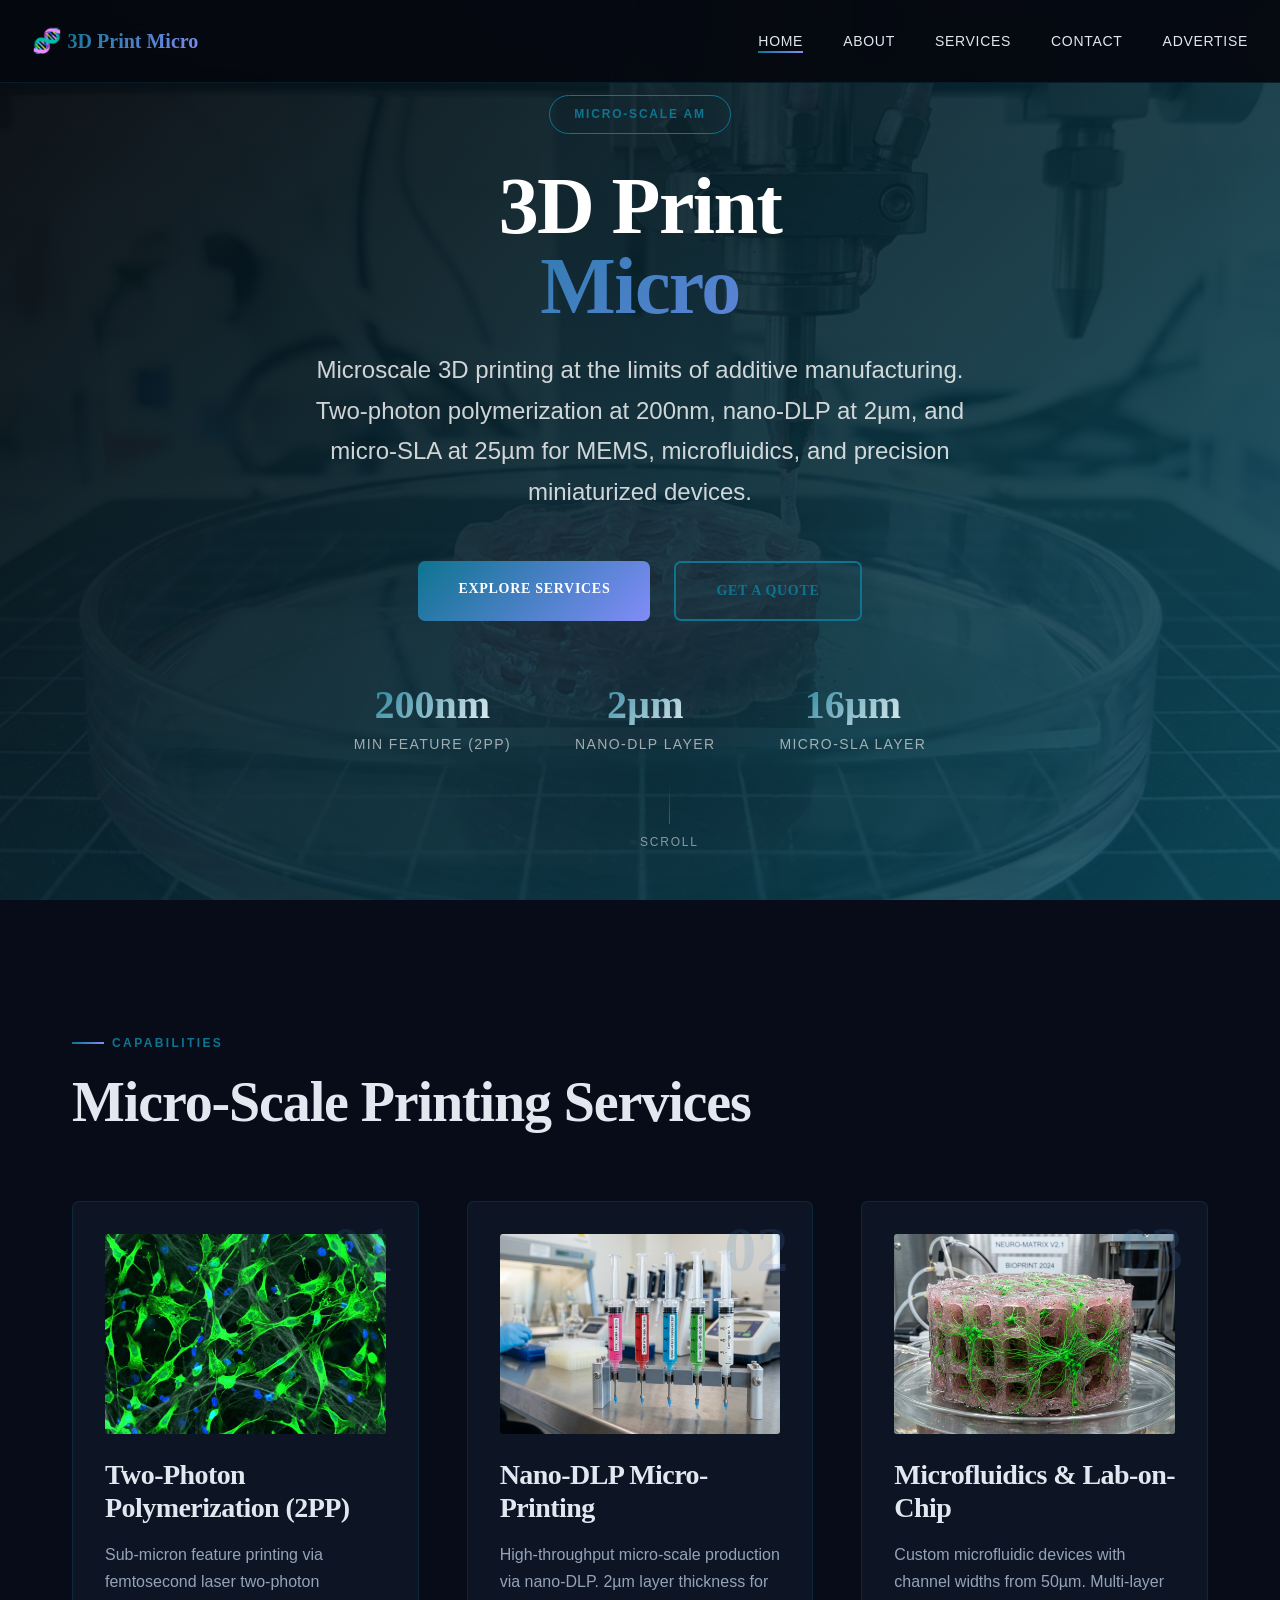
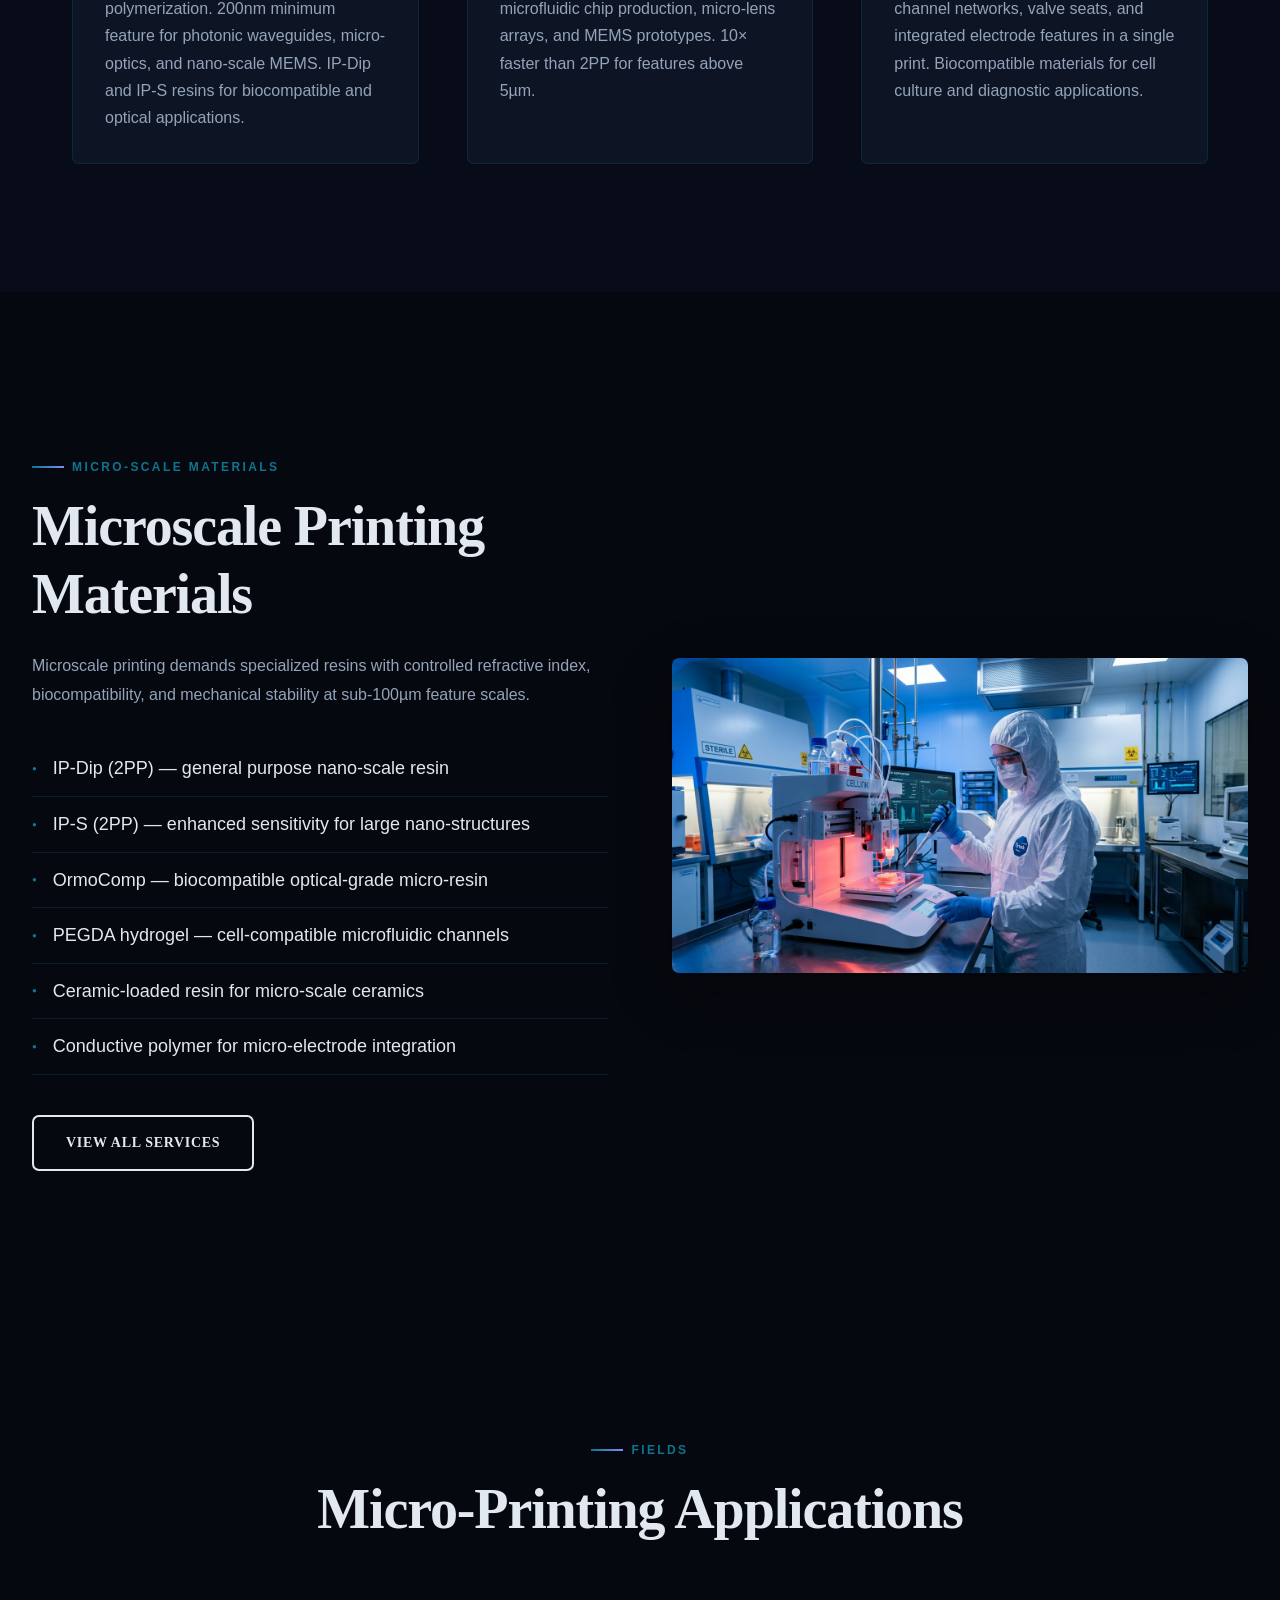
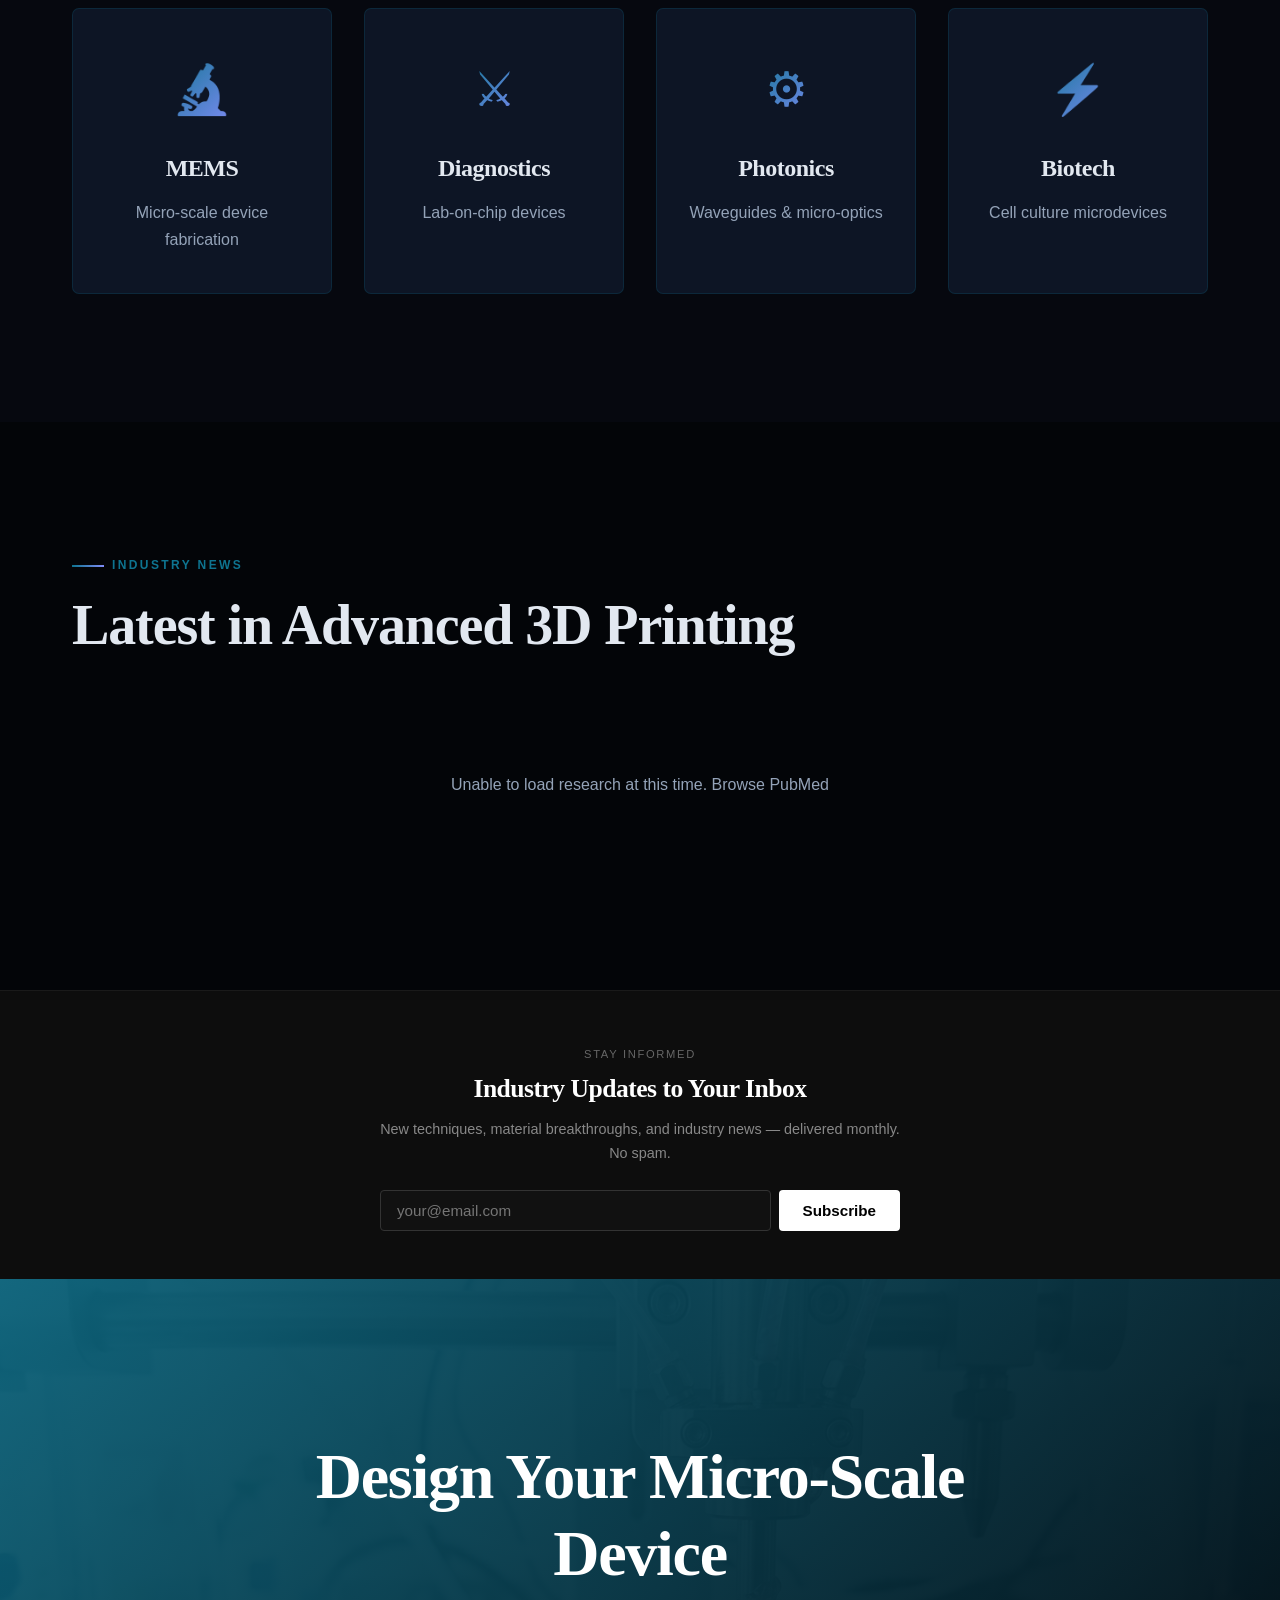
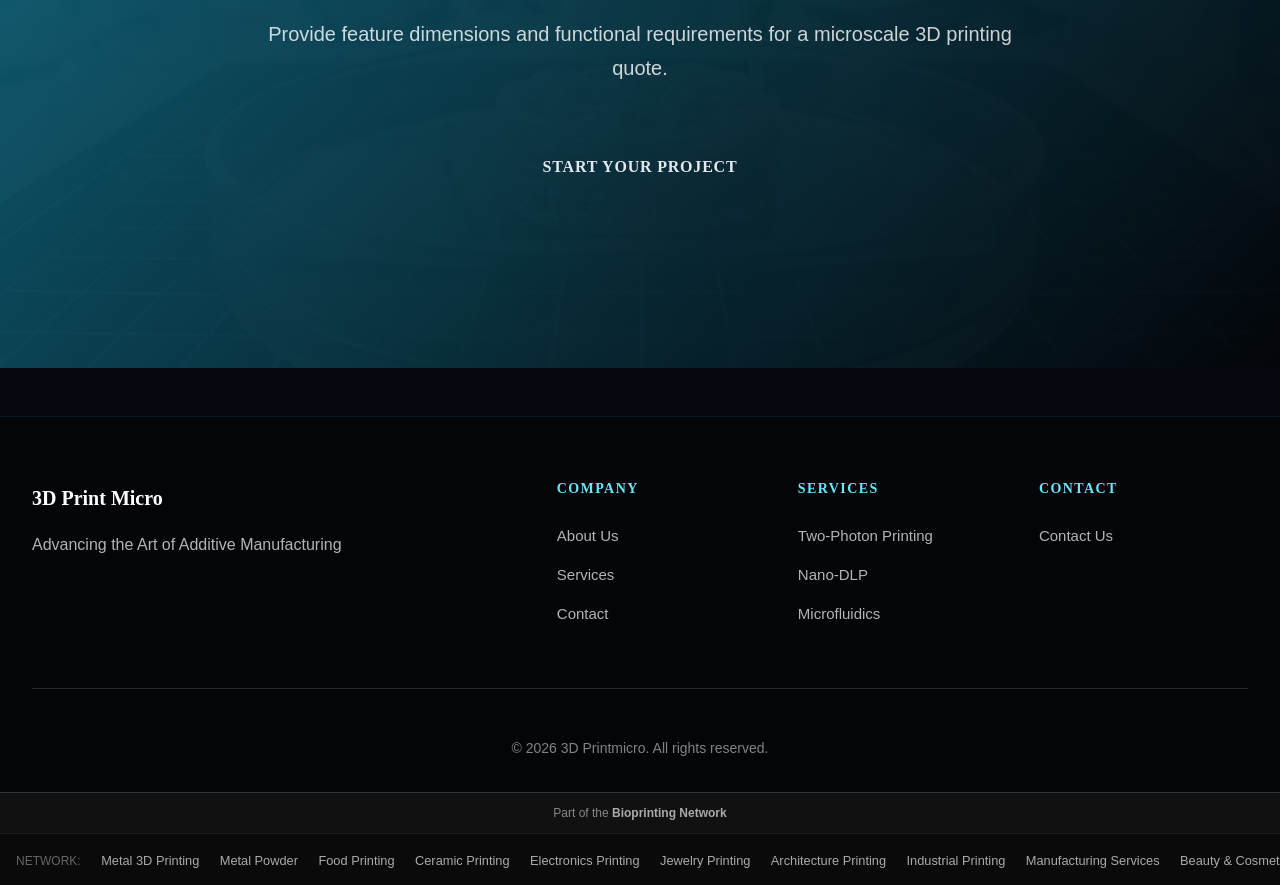
<file: index.html>
<!DOCTYPE html>
<html lang="en">
<head>
    <meta charset="UTF-8">
    <meta name="viewport" content="width=device-width, initial-scale=1.0">
    <meta name="description" content="Microscale 3D printing via two-photon polymerization, nano-DLP, and micro-SLA. Features from 200nm to 500µm for MEMS, microfluidics, and precision optics.">
    <meta name="keywords" content="3d printing technology, 3dprintmicro, printing, technology, professional services, quality, innovation, max davis, ben stagl, ally reza, chilab, chilab studio, titobi, chicago, manufacturing, functional, 3d, prototype">
    <meta property="og:title" content="3D Print Micro | Microscale 3D Printing Services">
    <meta property="og:description" content="Microscale 3D printing via two-photon polymerization and nano-DLP for MEMS, microfluidics, and precision optics.">
    <meta name="author" content="Max Davis, Ben Stagl, Ally Reza - ChiLab Studio">
    <meta property="og:type" content="website">
    <meta property="og:image" content="https://3dprintmicro.com/images/14_neural_tissue.png">
    <title>3D Print Micro | Microscale 3D Printing | Two-Photon, Nano-DLP & LIGA</title>
    <link rel="preconnect" href="https://fonts.googleapis.com">
    <link rel="preconnect" href="https://fonts.gstatic.com" crossorigin>
    <link href="https://fonts.googleapis.com/css2?family=Inter:wght@300;400;500;600;700;800;900&family=DM+Sans:wght@300;400;500;600;700&display=swap" rel="stylesheet">
    <link rel="stylesheet" href="css/style.css">
<script type="application/ld+json">
[
  {
    "@context": "https://schema.org",
    "@type": "Organization",
    "name": "3D Print Micro",
    "url": "https://3dprintmicro.com",
    "description": "Microscale 3D printing via two-photon polymerization, nano-DLP, and micro-SLA. Features from 200nm to 500µm for MEMS, microfluidics, and precision optics.",
    "contactPoint": {
      "@type": "ContactPoint",
      "contactType": "customer service",
      "url": "https://3dprintmicro.com/contact.html"
    }
  },
  {
    "@context": "https://schema.org",
    "@type": "WebSite",
    "name": "3D Print Micro",
    "url": "https://3dprintmicro.com"
  },
  {
    "@context": "https://schema.org",
    "@type": "Service",
    "name": "Two-Photon Printing",
    "provider": {
      "@type": "Organization",
      "name": "3D Print Micro",
      "url": "https://3dprintmicro.com"
    },
    "url": "https://3dprintmicro.com/services.html"
  },
  {
    "@context": "https://schema.org",
    "@type": "Service",
    "name": "Nano-DLP",
    "provider": {
      "@type": "Organization",
      "name": "3D Print Micro",
      "url": "https://3dprintmicro.com"
    },
    "url": "https://3dprintmicro.com/services.html"
  },
  {
    "@context": "https://schema.org",
    "@type": "Service",
    "name": "Microfluidics",
    "provider": {
      "@type": "Organization",
      "name": "3D Print Micro",
      "url": "https://3dprintmicro.com"
    },
    "url": "https://3dprintmicro.com/services.html"
  }
]
</script>
    <!-- ADSENSE: replace ca-pub-REPLACE_WITH_PUB_ID with your publisher ID to activate -->
    <!-- <script async src="https://pagead2.googlesyndication.com/pagead/js/adsbygoogle.js?client=ca-pub-REPLACE_WITH_PUB_ID" crossorigin="anonymous"></script> -->
    <link rel="icon" href="favicon.svg" type="image/svg+xml">
</head>
<body>

    <header class="site-header">
        <nav class="navbar">
            <div class="nav-container">
                <a href="index.html" class="nav-logo">
                    <span class="logo-emoji">&#129516;</span><span class="logo-text">3D Print Micro</span>
                </a>
                <button class="nav-toggle" aria-label="Toggle navigation" aria-expanded="false">
                    <span class="hamburger"></span>
                    <span class="hamburger"></span>
                    <span class="hamburger"></span>
                </button>
                <ul class="nav-menu">
                    <li><a href="index.html" class="nav-link active">Home</a></li>
                    <li><a href="about.html" class="nav-link">About</a></li>
                    <li><a href="services.html" class="nav-link">Services</a></li>
                    <li><a href="contact.html" class="nav-link">Contact</a></li>
                    <li><a href="advertise.html" class="nav-link">Advertise</a></li>
                </ul>
            </div>
        </nav>
    </header>

    <main>
        <section class="hero">
            <div class="hero-background">
                <img src="images/05_bioprinter_closeup.png" alt="3D Printmicro" loading="lazy">
                <div class="hero-overlay"></div>
            </div>
            <div class="hero-content">
                <div class="hero-badge">MICRO-SCALE AM</div>
                <h1 class="hero-title">
                    <span class="title-line">3D Print</span>
                        <span class="title-line highlight">Micro</span>
                </h1>
                <p class="hero-subtitle">Microscale 3D printing at the limits of additive manufacturing. Two-photon polymerization at 200nm, nano-DLP at 2µm, and micro-SLA at 25µm for MEMS, microfluidics, and precision miniaturized devices.</p>
                <div class="hero-actions">
                    <a href="services.html" class="btn btn-primary">Explore Services</a>
                    <a href="contact.html" class="btn btn-secondary">Get a Quote</a>
                </div>
                <div class="hero-stats">
                    <div class="stat-item">
                        <div class="stat-number">200nm</div>
                        <div class="stat-label">Min Feature (2PP)</div>
                    </div>
                    <div class="stat-item">
                        <div class="stat-number">2µm</div>
                        <div class="stat-label">Nano-DLP Layer</div>
                    </div>
                    <div class="stat-item">
                        <div class="stat-number">16µm</div>
                        <div class="stat-label">Micro-SLA Layer</div>
                    </div>
                </div>
            </div>
            <div class="scroll-indicator">
                <div class="scroll-line"></div>
                <span>SCROLL</span>
            </div>
        </section>

        <section class="process-section">
            <div class="container">
                <div class="section-header">
                    <span class="section-label">CAPABILITIES</span>
                    <h2 class="section-title">Micro-Scale Printing Services</h2>
                </div>
                <div class="process-grid">
                    <div class="process-card animate-in">
                        <div class="card-number">01</div>
                        <div class="card-image">
                            <img src="images/19_cell_microscopy.png" alt="Service 1" loading="lazy">
                        </div>
                        <h3>Two-Photon Polymerization (2PP)</h3>
                        <p>Sub-micron feature printing via femtosecond laser two-photon polymerization. 200nm minimum feature for photonic waveguides, micro-optics, and nano-scale MEMS. IP-Dip and IP-S resins for biocompatible and optical applications.</p>
                    </div>
                    <div class="process-card animate-in">
                        <div class="card-number">02</div>
                        <div class="card-image">
                            <img src="images/13_bioink_cartridges.png" alt="Service 2" loading="lazy">
                        </div>
                        <h3>Nano-DLP Micro-Printing</h3>
                        <p>High-throughput micro-scale production via nano-DLP. 2µm layer thickness for microfluidic chip production, micro-lens arrays, and MEMS prototypes. 10× faster than 2PP for features above 5µm.</p>
                    </div>
                    <div class="process-card animate-in">
                        <div class="card-number">03</div>
                        <div class="card-image">
                            <img src="images/14_neural_tissue.png" alt="Service 3" loading="lazy">
                        </div>
                        <h3>Microfluidics & Lab-on-Chip</h3>
                        <p>Custom microfluidic devices with channel widths from 50µm. Multi-layer channel networks, valve seats, and integrated electrode features in a single print. Biocompatible materials for cell culture and diagnostic applications.</p>
                    </div>
                </div>
            </div>
        </section>


    <!-- Ad Unit: Mid-Page Leaderboard -->
    <div class="ad-unit-container" style="text-align:center;padding:1rem 0;margin:0 auto;max-width:970px;">
      <!-- <ins class="adsbygoogle" style="display:block" data-ad-client="ca-pub-REPLACE_WITH_PUB_ID" data-ad-slot="REPLACE_WITH_SLOT_ID_1" data-ad-format="auto" data-full-width-responsive="true"></ins> -->
      <!-- <script>(adsbygoogle = window.adsbygoogle || []).push({});</script> -->
    </div>
        <section class="materials-section">
            <div class="container-wide">
                <div class="materials-content">
                    <div class="materials-info">
                        <span class="section-label">MICRO-SCALE MATERIALS</span>
                        <h2>Microscale Printing Materials</h2>
                        <p>Microscale printing demands specialized resins with controlled refractive index, biocompatibility, and mechanical stability at sub-100µm feature scales.</p>
                        <ul class="materials-list">
                            <li><span class="material-icon">&#9679;</span> IP-Dip (2PP) — general purpose nano-scale resin</li>
                            <li><span class="material-icon">&#9679;</span> IP-S (2PP) — enhanced sensitivity for large nano-structures</li>
                            <li><span class="material-icon">&#9679;</span> OrmoComp — biocompatible optical-grade micro-resin</li>
                            <li><span class="material-icon">&#9679;</span> PEGDA hydrogel — cell-compatible microfluidic channels</li>
                            <li><span class="material-icon">&#9679;</span> Ceramic-loaded resin for micro-scale ceramics</li>
                            <li><span class="material-icon">&#9679;</span> Conductive polymer for micro-electrode integration</li>
                        </ul>
                        <a href="services.html" class="btn btn-outline">View All Services</a>
                    </div>
                    <div class="materials-visual">
                        <img src="images/08_scientist_working.png" alt="3D Printmicro Services" loading="lazy">
                        <div class="visual-accent"></div>
                    </div>
                </div>
            </div>
        </section>

        <section class="industries-section">
            <div class="container">
                <div class="section-header center">
                    <span class="section-label">FIELDS</span>
                    <h2>Micro-Printing Applications</h2>
                </div>
                <div class="industries-grid">
                    <div class="industry-card animate-in">
                        <div class="industry-icon">&#128300;</div>
                        <h3>MEMS</h3>
                        <p>Micro-scale device fabrication</p>
                    </div>
                    <div class="industry-card animate-in">
                        <div class="industry-icon">&#9876;</div>
                        <h3>Diagnostics</h3>
                        <p>Lab-on-chip devices</p>
                    </div>
                    <div class="industry-card animate-in">
                        <div class="industry-icon">&#9881;</div>
                        <h3>Photonics</h3>
                        <p>Waveguides & micro-optics</p>
                    </div>
                    <div class="industry-card animate-in">
                        <div class="industry-icon">&#9889;</div>
                        <h3>Biotech</h3>
                        <p>Cell culture microdevices</p>
                    </div>
                </div>
            </div>
        </section>
        <section class="news-section">
            <div class="container">
                <div class="section-header">
                    <span class="section-label">INDUSTRY NEWS</span>
                    <h2 class="section-title">Latest in Advanced 3D Printing</h2>
                </div>
                <div id="news-feed"></div>
            </div>
        </section>
        <section class="newsletter-section" style="background:#0d0d0d;padding:3rem 2rem;text-align:center;border-top:1px solid #1a1a1a;">
            <div style="max-width:520px;margin:0 auto;">
                <span style="font-size:0.7rem;letter-spacing:0.15em;color:#666;text-transform:uppercase;">Stay Informed</span>
                <h2 style="color:#fff;font-size:1.6rem;margin:0.5rem 0 0.75rem;">Industry Updates to Your Inbox</h2>
                <p style="color:#888;font-size:0.9rem;margin-bottom:1.5rem;">New techniques, material breakthroughs, and industry news — delivered monthly. No spam.</p>
                <form action="https://api.web3forms.com/submit" method="POST"
                      style="display:flex;gap:0.5rem;flex-wrap:wrap;justify-content:center;"
                      onsubmit="this.querySelector('button').textContent='Subscribed!';this.querySelector('button').disabled=true;">
                    <input type="hidden" name="access_key" value="6f33053b-6d08-414b-9615-665f88c98da8">
                    <input type="hidden" name="cc" value="printwire@gmail.com">
                    <input type="hidden" name="subject" value="Newsletter Signup">
                    <input type="hidden" name="from_name" value="Newsletter Signup">
                    <input type="email" name="email" placeholder="your@email.com" required
                           style="flex:1;min-width:220px;padding:0.7rem 1rem;background:#111;border:1px solid #333;color:#fff;border-radius:4px;font-size:0.95rem;">
                    <button type="submit"
                            style="padding:0.7rem 1.5rem;background:#fff;color:#000;border:none;border-radius:4px;font-weight:600;font-size:0.95rem;cursor:pointer;white-space:nowrap;">
                        Subscribe
                    </button>
                </form>
            </div>
        </section>


        <section class="cta-section">
            <div class="cta-content">
                <h2>Design Your Micro-Scale Device</h2>
                <p>Provide feature dimensions and functional requirements for a microscale 3D printing quote.</p>
                <a href="contact.html" class="btn btn-large">Start Your Project</a>
            </div>
            <div class="cta-background">
                <img src="images/05_bioprinter_closeup.png" alt="3D Printmicro" loading="lazy">
            </div>
        </section>
    </main>

    <!-- Ad Unit: Pre-Footer Banner -->
    <div class="ad-unit-container" style="text-align:center;padding:1.5rem 0;margin:0 auto;max-width:970px;">
      <!-- <ins class="adsbygoogle" style="display:block" data-ad-client="ca-pub-REPLACE_WITH_PUB_ID" data-ad-slot="REPLACE_WITH_SLOT_ID_2" data-ad-format="auto" data-full-width-responsive="true"></ins> -->
      <!-- <script>(adsbygoogle = window.adsbygoogle || []).push({});</script> -->
    </div>
    <footer class="site-footer">
        <div class="footer-container">
            <div class="footer-main">
                <div class="footer-brand">
                    <div class="footer-logo">3D Print Micro</div>
                    <p>Advancing the Art of Additive Manufacturing</p>
                </div>
                <div class="footer-links">
                    <div class="footer-column">
                        <h4>Company</h4>
                        <ul>
                            <li><a href="about.html">About Us</a></li>
                            <li><a href="services.html">Services</a></li>
                            <li><a href="contact.html">Contact</a></li>
                        </ul>
                    </div>
                    <div class="footer-column">
                        <h4>Services</h4>
                        <ul>
                            <li><a href="services.html">Two-Photon Printing</a></li>
                            <li><a href="services.html">Nano-DLP</a></li>
                            <li><a href="services.html">Microfluidics</a></li>
                        </ul>
                    </div>
                    <div class="footer-column">
                        <h4>Contact</h4>
                        <ul>
                            <li><a href="contact.html">Contact Us</a></li>
                        </ul>
                    </div>
                </div>
            </div>
            <div class="footer-bottom">
                <p>&copy; 2026 3D Printmicro. All rights reserved.</p>
            </div>
        </div>
    </footer>

    <script src="js/main.js"></script>

    <div class="network-badge" style="background:#111;border-top:1px solid #333;text-align:center;padding:0.6rem 1rem;font-size:0.75rem;color:#888;">
      Part of the <a href="https://3dprinttissue.com" style="color:#aaa;text-decoration:none;font-weight:600;">Bioprinting Network</a>
    </div>
    <div style="background:#0a0a0a;border-top:1px solid #1a1a1a;padding:0.75rem 1rem;text-align:center;overflow-x:auto;white-space:nowrap;">
      <span style="color:#666;font-size:0.75rem;margin-right:0.5rem;">NETWORK:</span>
      <a href="https://dmls3d.com" style="color:#aaa;text-decoration:none;margin:0 0.5rem;font-size:0.8rem;">Metal 3D Printing</a>
      <a href="https://metalpowder.co" style="color:#aaa;text-decoration:none;margin:0 0.5rem;font-size:0.8rem;">Metal Powder</a>
      <a href="https://3dprintfood.com" style="color:#aaa;text-decoration:none;margin:0 0.5rem;font-size:0.8rem;">Food Printing</a>
      <a href="https://3dprintceramic.com" style="color:#aaa;text-decoration:none;margin:0 0.5rem;font-size:0.8rem;">Ceramic Printing</a>
      <a href="https://3dprintcircuitry.com" style="color:#aaa;text-decoration:none;margin:0 0.5rem;font-size:0.8rem;">Electronics Printing</a>
      <a href="https://3dprintjewelry.com" style="color:#aaa;text-decoration:none;margin:0 0.5rem;font-size:0.8rem;">Jewelry Printing</a>
      <a href="https://3dprintarchitecture.com" style="color:#aaa;text-decoration:none;margin:0 0.5rem;font-size:0.8rem;">Architecture Printing</a>
      <a href="https://3dprintpipes.com" style="color:#aaa;text-decoration:none;margin:0 0.5rem;font-size:0.8rem;">Industrial Printing</a>
      <a href="https://sendcutship.com" style="color:#aaa;text-decoration:none;margin:0 0.5rem;font-size:0.8rem;">Manufacturing Services</a>
      <a href="https://3dprintskincare.com" style="color:#aaa;text-decoration:none;margin:0 0.5rem;font-size:0.8rem;">Beauty &amp; Cosmetics</a>
      <a href="https://3dprintsolar.com" style="color:#aaa;text-decoration:none;margin:0 0.5rem;font-size:0.8rem;">Clean Energy</a>
      <a href="https://3dprinttitanium.com" style="color:#aaa;text-decoration:none;margin:0 0.5rem;font-size:0.8rem;">Titanium Printing</a>
    </div>
</body>
</html>
</file>
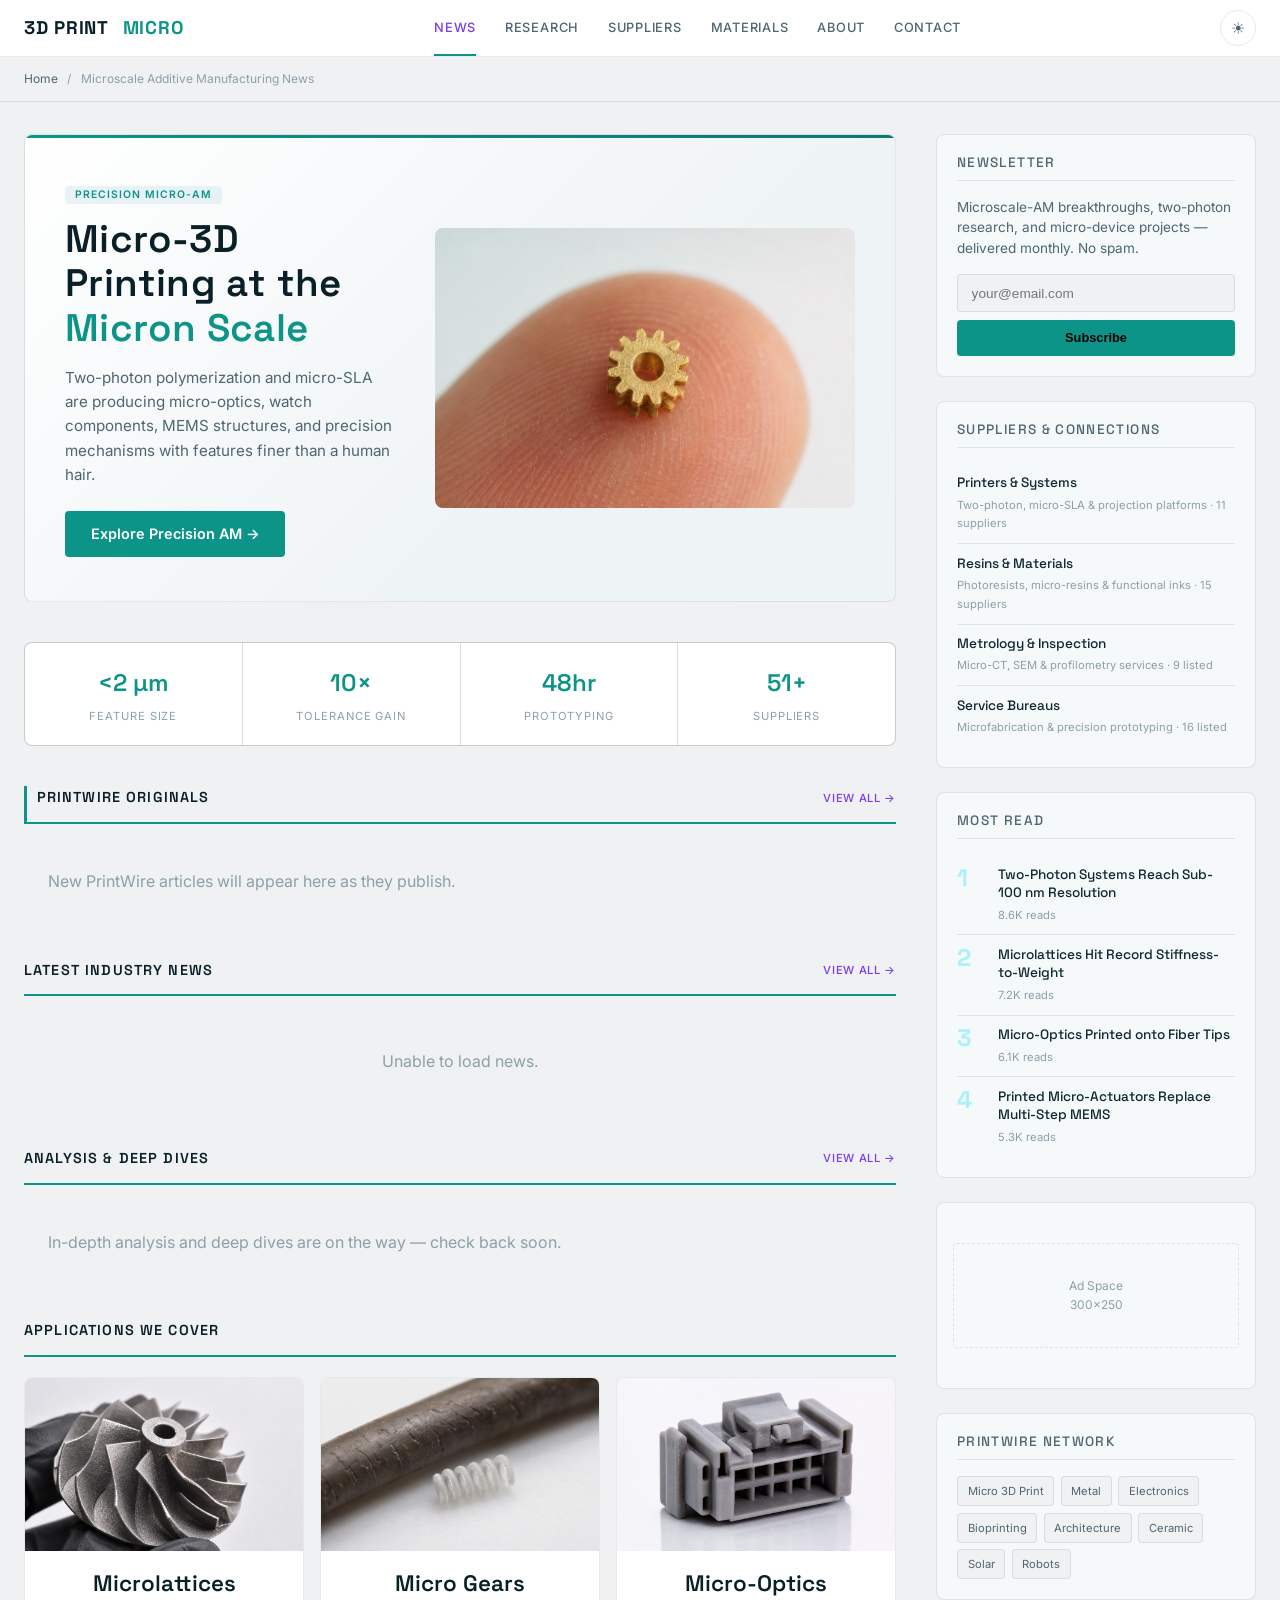
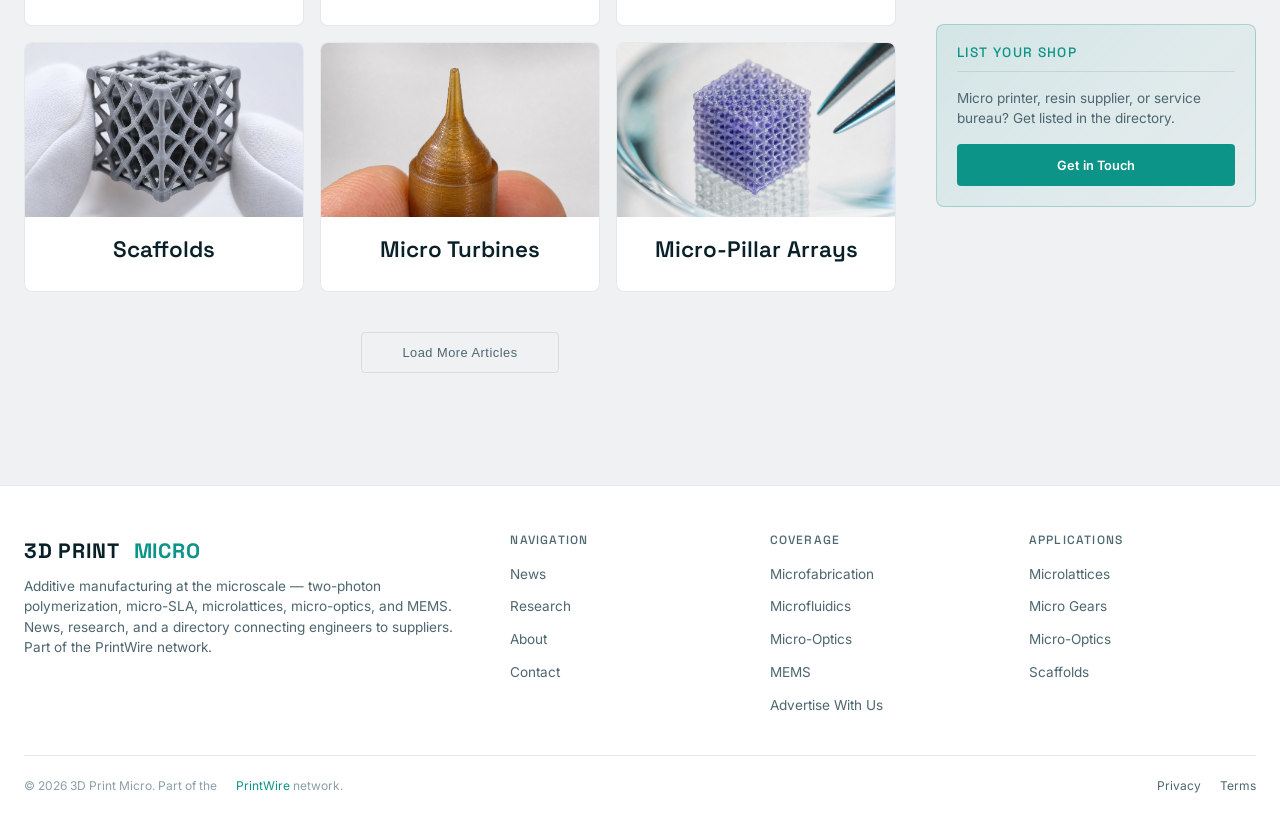
<file: static/index.html>
<!DOCTYPE html>
<html lang="en">
<head>
  <meta charset="UTF-8">
  <meta name="viewport" content="width=device-width, initial-scale=1.0">
  <meta name="description" content="3D Print Micro: additive manufacturing at the microscale — two-photon polymerization, micro-SLA, microlattices, micro-optics, and MEMS. News, research, and a supplier directory.">
  <title>3D Print Micro — Microscale Additive Manufacturing News &amp; Suppliers</title>
  <link rel="preconnect" href="https://fonts.googleapis.com">
  <link rel="preconnect" href="https://fonts.gstatic.com" crossorigin>
  <link href="https://fonts.googleapis.com/css2?family=Space+Grotesk:wght@500;600;700&family=Inter:wght@400;500;600&display=swap" rel="stylesheet">
  <link rel="stylesheet" href="css/editorial.css">
  <link rel="icon" type="image/svg+xml" href="/favicon.svg">
  <meta property="og:type" content="website">
  <meta property="og:title" content="3D Print Micro — Microscale Additive Manufacturing News &amp; Suppliers">
  <meta property="og:description" content="3D Print Micro: additive manufacturing at the microscale — two-photon polymerization, micro-SLA, microlattices, micro-optics, and MEMS. News, research, and a supplier directory.">
  <meta property="og:image" content="https://3dprintmicro.com/images/p01_hero_microgear.png">
  <meta property="og:url" content="https://3dprintmicro.com/">
  <meta name="twitter:card" content="summary_large_image">
  <meta name="twitter:image" content="https://3dprintmicro.com/images/p01_hero_microgear.png">
</head>
<body>

<header class="ed-header">
  <div class="ed-header-inner">
    <a href="index.html" class="ed-logo">
      3D&nbsp;PRINT&nbsp;<span class="ed-logo-accent">MICRO</span>
    </a>
    <button class="ed-nav-toggle" aria-label="Menu" onclick="document.querySelector('.ed-nav').classList.toggle('open')">&#9776;</button>
    <nav class="ed-nav">
      <a href="index.html" class="active">News</a>
      <a href="/articles/">Research</a>
      <a href="#suppliers">Suppliers</a>
      <a href="#suppliers">Materials</a>
      <a href="about.html">About</a>
      <a href="contact.html">Contact</a>
    </nav>
    <button class="ed-theme-toggle" id="themeToggle" aria-label="Toggle light/dark mode" title="Toggle light/dark mode">&#9790;</button>
  </div>
</header>

<div class="ed-breadcrumbs">
  <a href="index.html">Home</a> <span>/</span> Microscale Additive Manufacturing News
</div>

<div class="ed-layout">
  <div class="ed-main">

    <article class="ed-hero-split">
      <div class="ed-hero-split-text">
        <span class="ed-badge">Precision Micro-AM</span>
        <h1>Micro-3D Printing at the <span class="ed-logo-accent">Micron Scale</span></h1>
        <p class="ed-hero-excerpt">Two-photon polymerization and micro-SLA are producing micro-optics, watch components, MEMS structures, and precision mechanisms with features finer than a human hair.</p>
        <a href="/articles/" class="ed-hero-cta">Explore Precision AM &rarr;</a>
      </div>
      <div class="ed-hero-visual">
        <img src="images/p01_hero_microgear.png" alt="Precision Micro-AM">
      </div>
    </article>

    <div class="ed-stats">
      <div class="ed-stat"><div class="ed-stat-value">&lt;2 &micro;m</div><div class="ed-stat-label">Feature Size</div></div>
      <div class="ed-stat"><div class="ed-stat-value">10&times;</div><div class="ed-stat-label">Tolerance Gain</div></div>
      <div class="ed-stat"><div class="ed-stat-value">48hr</div><div class="ed-stat-label">Prototyping</div></div>
      <div class="ed-stat"><div class="ed-stat-value">51+</div><div class="ed-stat-label">Suppliers</div></div>
    </div>

    <div class="ed-section-label" style="border-left:3px solid var(--accent);padding-left:0.6rem;">
      PrintWire Originals
      <a href="/articles/">View All &rarr;</a>
    </div>
    <div class="ed-card-grid" id="pwOriginals">
      <div style="grid-column:1/-1;text-align:center;padding:2rem;color:var(--text-faint);">Loading PrintWire articles…</div>
    </div>

    <div class="ed-section-label">
      Latest Industry News
      <a href="#">View All &rarr;</a>
    </div>
    <div class="ed-card-grid" id="newsGrid">
      <div style="grid-column: 1/-1; text-align:center; padding:2rem; color:var(--text-faint);">Loading latest news…</div>
    </div>

    <div class="ed-section-label">
      Analysis &amp; Deep Dives
      <a href="/articles/">View All &rarr;</a>
    </div>
    <div class="ed-list" id="pwDeepDives">
      <div style="padding:1.5rem;color:var(--text-faint);">Loading analysis…</div>
    </div>

    <div class="ed-section-label">
      Applications We Cover
    </div>
    <div class="ed-card-grid" style="grid-template-columns: repeat(3, 1fr); gap: 1rem; margin-bottom: 2.5rem;">
      <a href="#" class="ed-card" style="text-align:center;">
        <img class="ed-card-img" src="images/p05_micro_turbine.png" alt="Microlattices">
        <div class="ed-card-body"><h3>Microlattices</h3></div>
      </a>
      <a href="#" class="ed-card" style="text-align:center;">
        <img class="ed-card-img" src="images/p06_micro_spring.png" alt="Micro Gears">
        <div class="ed-card-body"><h3>Micro Gears</h3></div>
      </a>
      <a href="#" class="ed-card" style="text-align:center;">
        <img class="ed-card-img" src="images/p07_micro_connector.png" alt="Micro-Optics">
        <div class="ed-card-body"><h3>Micro-Optics</h3></div>
      </a>
      <a href="#" class="ed-card" style="text-align:center;">
        <img class="ed-card-img" src="images/p08_2pp_lattice.png" alt="Scaffolds">
        <div class="ed-card-body"><h3>Scaffolds</h3></div>
      </a>
      <a href="#" class="ed-card" style="text-align:center;">
        <img class="ed-card-img" src="images/p09_micro_nozzle.png" alt="Micro Turbines">
        <div class="ed-card-body"><h3>Micro Turbines</h3></div>
      </a>
      <a href="#" class="ed-card" style="text-align:center;">
        <img class="ed-card-img" src="images/mc01_micro_lattice.png" alt="Micro-Pillar Arrays">
        <div class="ed-card-body"><h3>Micro-Pillar Arrays</h3></div>
      </a>
    </div>

    <div class="ed-load-more">
      <button>Load More Articles</button>
    </div>

  </div>

  <aside class="ed-sidebar">

    <div class="ed-sidebar-block ed-newsletter">
      <h4>Newsletter</h4>
      <p>Microscale-AM breakthroughs, two-photon research, and micro-device projects — delivered monthly. No spam.</p>
      <form action="https://api.web3forms.com/submit" method="POST" onsubmit="this.querySelector('button').textContent='Subscribed!';this.querySelector('button').disabled=true;">
        <input type="hidden" name="access_key" value="6f33053b-6d08-414b-9615-665f88c98da8">
        <input type="hidden" name="subject" value="Newsletter Signup — 3dprintmicro.com">
        <input type="hidden" name="from_name" value="Newsletter Signup">
        <input type="email" name="email" placeholder="your@email.com" required>
        <button type="submit">Subscribe</button>
      </form>
    </div>

    <div class="ed-sidebar-block" id="suppliers">
      <h4>Suppliers &amp; Connections</h4>
      <div class="ed-popular-item">
        <div>
          <h3><a href="#">Printers &amp; Systems</a></h3>
          <div class="ed-popular-meta">Two-photon, micro-SLA &amp; projection platforms · 11 suppliers</div>
        </div>
      </div>
      <div class="ed-popular-item">
        <div>
          <h3><a href="#">Resins &amp; Materials</a></h3>
          <div class="ed-popular-meta">Photoresists, micro-resins &amp; functional inks · 15 suppliers</div>
        </div>
      </div>
      <div class="ed-popular-item">
        <div>
          <h3><a href="#">Metrology &amp; Inspection</a></h3>
          <div class="ed-popular-meta">Micro-CT, SEM &amp; profilometry services · 9 listed</div>
        </div>
      </div>
      <div class="ed-popular-item">
        <div>
          <h3><a href="#">Service Bureaus</a></h3>
          <div class="ed-popular-meta">Microfabrication &amp; precision prototyping · 16 listed</div>
        </div>
      </div>
    </div>

    <div class="ed-sidebar-block">
      <h4>Most Read</h4>
      <div class="ed-popular-item">
        <span class="ed-popular-num">1</span>
        <div>
          <h3><a href="#">Two-Photon Systems Reach Sub-100 nm Resolution</a></h3>
          <div class="ed-popular-meta">8.6K reads</div>
        </div>
      </div>
      <div class="ed-popular-item">
        <span class="ed-popular-num">2</span>
        <div>
          <h3><a href="#">Microlattices Hit Record Stiffness-to-Weight</a></h3>
          <div class="ed-popular-meta">7.2K reads</div>
        </div>
      </div>
      <div class="ed-popular-item">
        <span class="ed-popular-num">3</span>
        <div>
          <h3><a href="#">Micro-Optics Printed onto Fiber Tips</a></h3>
          <div class="ed-popular-meta">6.1K reads</div>
        </div>
      </div>
      <div class="ed-popular-item">
        <span class="ed-popular-num">4</span>
        <div>
          <h3><a href="#">Printed Micro-Actuators Replace Multi-Step MEMS</a></h3>
          <div class="ed-popular-meta">5.3K reads</div>
        </div>
      </div>
    </div>

    <div class="ed-sidebar-block" style="text-align:center; color: var(--text-faint); font-size: 0.75rem; padding: 2.5rem 1rem;">
      <div style="border: 1px dashed var(--border); border-radius: 4px; padding: 2rem 1rem;">
        Ad Space<br>300×250
      </div>
    </div>

    <div class="ed-sidebar-block">
      <h4>PrintWire Network</h4>
      <div class="ed-network-links">
        <a href="https://micro3dprint.com">Micro 3D Print</a>
        <a href="https://dmls3d.com">Metal</a>
        <a href="https://3dprintcircuitry.com">Electronics</a>
        <a href="https://3dprinttissue.com">Bioprinting</a>
        <a href="https://3dprintarchitecture.com">Architecture</a>
        <a href="https://3dprintceramic.com">Ceramic</a>
        <a href="https://3dprintsolar.com">Solar</a>
        <a href="https://3dprintrobots.com">Robots</a>
      </div>
    </div>

    <div class="ed-sidebar-block" style="background: linear-gradient(135deg, rgba(13,148,136,0.12), rgba(13,148,136,0.04)); border-color: var(--border-accent);">
      <h4 style="color: var(--accent);">List Your Shop</h4>
      <p style="font-size: 0.85rem; color: var(--text-dim); margin-bottom: 1rem; line-height: 1.5;">Micro printer, resin supplier, or service bureau? Get listed in the directory.</p>
      <a href="contact.html" style="display:block;text-align:center;padding:0.65rem;background:var(--accent);border-radius:4px;color:#fff;font-weight:600;font-size:0.8rem;transition:background 0.25s;" onmouseover="this.style.background='var(--accent-dark)'" onmouseout="this.style.background='var(--accent)'">Get in Touch</a>
    </div>

  </aside>
</div>

<footer class="ed-footer">
  <div class="ed-footer-inner">
    <div class="ed-footer-brand">
      <div class="ed-logo" style="font-size:1.3rem; margin-bottom: 0.5rem;">3D&nbsp;PRINT&nbsp;<span class="ed-logo-accent">MICRO</span></div>
      <p>Additive manufacturing at the microscale — two-photon polymerization, micro-SLA, microlattices, micro-optics, and MEMS. News, research, and a directory connecting engineers to suppliers. Part of the PrintWire network.</p>
    </div>
    <div>
      <h4>Navigation</h4>
      <ul>
        <li><a href="index.html">News</a></li>
        <li><a href="/articles/">Research</a></li>
        <li><a href="about.html">About</a></li>
        <li><a href="contact.html">Contact</a></li>
      </ul>
    </div>
    <div>
      <h4>Coverage</h4>
      <ul>
        <li><a href="#">Microfabrication</a></li>
        <li><a href="#">Microfluidics</a></li>
        <li><a href="#">Micro-Optics</a></li>
        <li><a href="#">MEMS</a></li>
        <li><a href="advertise.html">Advertise With Us</a></li>
      </ul>
    </div>
    <div>
      <h4>Applications</h4>
      <ul>
        <li><a href="#">Microlattices</a></li>
        <li><a href="#">Micro Gears</a></li>
        <li><a href="#">Micro-Optics</a></li>
        <li><a href="#">Scaffolds</a></li>
      </ul>
    </div>
  </div>
  <div class="ed-footer-bottom">
    <span>&copy; 2026 3D Print Micro. Part of the <a href="https://3dprint.space" style="color:var(--accent);">PrintWire</a> network.</span>
    <span>
      <a href="#">Privacy</a>
      <a href="#">Terms</a>
    </span>
  </div>
</footer>

<script>
document.querySelector('.ed-nav-toggle')?.addEventListener('click', () => {
  document.querySelector('.ed-nav').classList.toggle('open');
});

(function() {
  const btn = document.getElementById('themeToggle');
  const root = document.documentElement;
  function setTheme(theme) {
    root.setAttribute('data-theme', theme);
    localStorage.setItem('ed-theme', theme);
    btn.innerHTML = theme === 'dark' ? '&#9790;' : '&#9728;';
    btn.title = theme === 'dark' ? 'Switch to light mode' : 'Switch to dark mode';
  }
  const saved = localStorage.getItem('ed-theme');
  setTheme(saved || 'light');
  btn.addEventListener('click', () => {
    const current = root.getAttribute('data-theme') || 'light';
    setTheme(current === 'dark' ? 'light' : 'dark');
  });
})();

(function() {
  var grid = document.getElementById('newsGrid');
  var orig = document.getElementById('pwOriginals');

  var feeds = [
    { url: 'https://news.google.com/rss/search?q=micro+3D+printing+microfabrication+additive+manufacturing&hl=en-US&gl=US&ceid=US:en', name: 'Google News' },
    { url: 'https://news.google.com/rss/search?q=two-photon+polymerization+microscale+3D+printing&hl=en-US&gl=US&ceid=US:en', name: 'Google News' },
    { url: 'https://news.google.com/rss/search?q=3D+printed+microlattice+MEMS+micro+optics&hl=en-US&gl=US&ceid=US:en', name: 'Google News' },
    { url: 'https://3dprintingindustry.com/feed/', name: '3DPI' }
  ];

    function bestImg(item){
    var raw = '';
    var html = item.content || item.description || '';
    var m = html.match(/<img[^>]+src=["']([^"'>]+)["']/i);
    if (m) raw = m[1];
    if (!raw) raw = (item.enclosure && item.enclosure.link) || item.thumbnail || '';
    if (!raw) return '';
    var full = raw.replace(/-\d{2,4}x\d{2,4}(?=\.(jpg|jpeg|png|webp|gif)(\?|$))/i, '');
    return 'https://wsrv.nl/?url=' + encodeURIComponent(full) + '&w=800&h=534&fit=cover&a=attention&output=jpg&q=82';
  }
  var api = 'https://api.rss2json.com/v1/api.json?rss_url=';
  var rss = [];
  var localArts = [];
  var loaded = 0;
  var total = feeds.length;
  var fallbackImgs = ['images/mc01_micro_lattice.png','images/mc02_micro_gear.png','images/mc03_tpp_part.png','images/mc04_micro_scaffold.png','images/mc05_micro_lens.png','images/mc06_needle_scale.png','images/mc07_micro_turbine.png','images/mc08_micro_pillar.png','images/mc09_micro_spring.png'];

  function stripHtml(html) {
    var d = document.createElement('div'); d.innerHTML = html;
    return d.textContent || '';
  }
  function esc(s) {
    var d = document.createElement('div'); d.appendChild(document.createTextNode(s));
    return d.innerHTML;
  }
  function card(a, i) {
    var img = a.img || fallbackImgs[i % fallbackImgs.length];
    var fb = fallbackImgs[(i+1) % fallbackImgs.length];
    var open = a.local
      ? 'onclick="location.href=\'' + esc(a.link) + '\'"'
      : 'onclick="window.open(\'' + esc(a.link) + '\',\'_blank\',\'noopener\')"';
    var linkAttrs = a.local ? 'href="' + esc(a.link) + '"'
      : 'href="' + esc(a.link) + '" target="_blank" rel="noopener"';
    var badge = a.local
      ? '<span class="ed-badge" style="background:var(--accent);color:#fff;">' + esc(a.source) + '</span>'
      : '<span class="ed-badge">' + esc(a.source) + '</span>';
    return '<article class="ed-card" style="cursor:pointer" ' + open + '>' +
      '<img class="ed-card-img" src="' + esc(img) + '" alt="" loading="lazy" onerror="this.onerror=null;this.src=\'' + fb + '\'">' +
      '<div class="ed-card-body">' + badge +
        '<div class="ed-card-meta">' + esc(a.dateStr || '') + '</div>' +
        '<h3><a ' + linkAttrs + ' onclick="event.stopPropagation()">' + esc(a.title) + '</a></h3>' +
        '<p class="ed-card-excerpt">' + esc(a.desc) + '</p>' +
      '</div></article>';
  }

  var localReady = fetch('network.json', { cache: 'no-store' })
    .then(function(r){ return r.ok ? r.json() : []; })
    .then(function(items){
      (items || []).forEach(function(it, i){
        localArts.push({ title: it.title, link: it.url, desc: it.summary || '',
          date: it.iso, dateStr: it.date, source: (it.origin || 'PrintWire'), local: true,
          img: it.img || fallbackImgs[i % fallbackImgs.length] });
      });
      if (orig) {
        orig.innerHTML = localArts.length
          ? localArts.slice(0, 6).map(card).join('')
          : '<div style="grid-column:1/-1;padding:1.5rem;color:var(--text-faint);">New PrintWire articles will appear here as they publish.</div>';
      }
    })
    .catch(function(){ if (orig) orig.innerHTML = ''; });

  var timeout = setTimeout(finish, 8000);
  feeds.forEach(function(feed) {
    fetch(api + encodeURIComponent(feed.url))
      .then(function(r){ return r.json(); })
      .then(function(data){
        if (data.status === 'ok' && data.items) {
          data.items.forEach(function(item){
            rss.push({ title: item.title, link: item.link,
              desc: stripHtml(item.description).substring(0,140) + '…',
              date: item.pubDate, source: feed.name, local: false,
              img: bestImg(item) });
          });
        }
      })
      .catch(function(){})
      .then(function(){ loaded++; if (loaded === total) { clearTimeout(timeout); finish(); } });
  });

  var done = false;
  function finish(){ if (done) return; done = true; localReady.then(render); }
  function render(){
    if (!grid) return;
    var merged = localArts.concat(rss);
    merged.forEach(function(a){ if (!a.dateStr && a.date) a.dateStr = new Date(a.date).toLocaleDateString('en-US',{year:'numeric',month:'short',day:'numeric'}); });
    merged.sort(function(a,b){ return new Date(b.date) - new Date(a.date); });
    var top = merged.slice(0, 8);
    grid.innerHTML = top.length
      ? top.map(card).join('')
      : '<div style="grid-column:1/-1;text-align:center;padding:2rem;color:var(--text-faint);">Unable to load news.</div>';
  }
})();

// -- Analysis & Deep Dives: PrintWire catalog in list format --
(function(){
  var box = document.getElementById('pwDeepDives');
  if (!box) return;
  function esc(s){var d=document.createElement('div');d.appendChild(document.createTextNode(s==null?'':s));return d.innerHTML;}
  var empty = '<div style="padding:1.5rem;color:var(--text-faint);">In-depth analysis and deep dives are on the way — check back soon.</div>';
  fetch('network.json',{cache:'no-store'})
    .then(function(r){ return r.ok ? r.json() : []; })
    .then(function(items){
      items = (items || []).slice();
      items.sort(function(a,b){ return (b.iso||'').localeCompare(a.iso||''); });
      if (!items.length){ box.innerHTML = empty; return; }
      box.innerHTML = items.slice(0,8).map(function(a){
        var img = a.img ? '<img src="'+esc(a.img)+'" alt="" loading="lazy">' : '';
        var meta = esc(a.date||'') + (a.origin ? ' · '+esc(a.origin) : '');
        return '<article class="ed-list-item">'+img+'<div>'+
          '<div class="ed-card-meta">'+meta+'</div>'+
          '<h3><a href="'+esc(a.url)+'">'+esc(a.title)+'</a></h3>'+
          '<p class="ed-card-excerpt">'+esc(a.summary||'')+'</p>'+
          '</div></article>';
      }).join('');
    })
    .catch(function(){ box.innerHTML = empty; });
})();
</script>
</body>
</html>
</file>
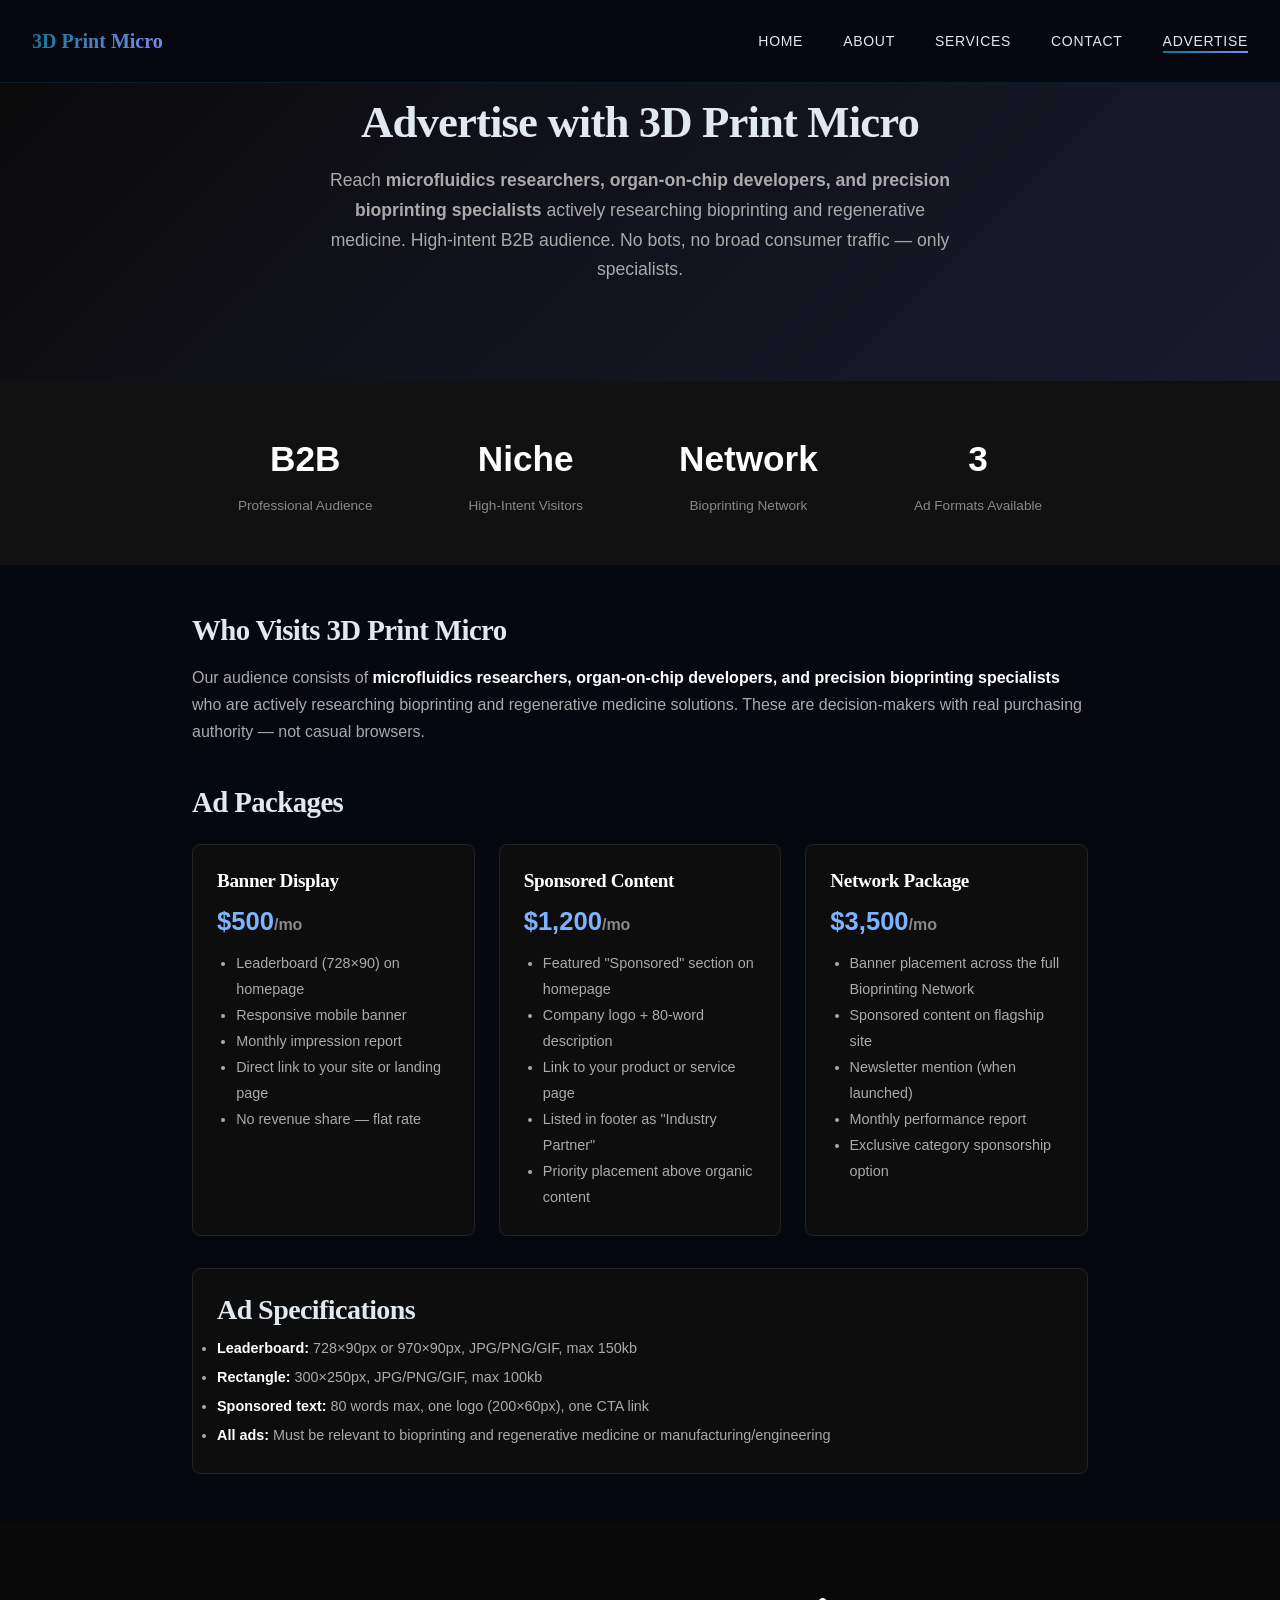
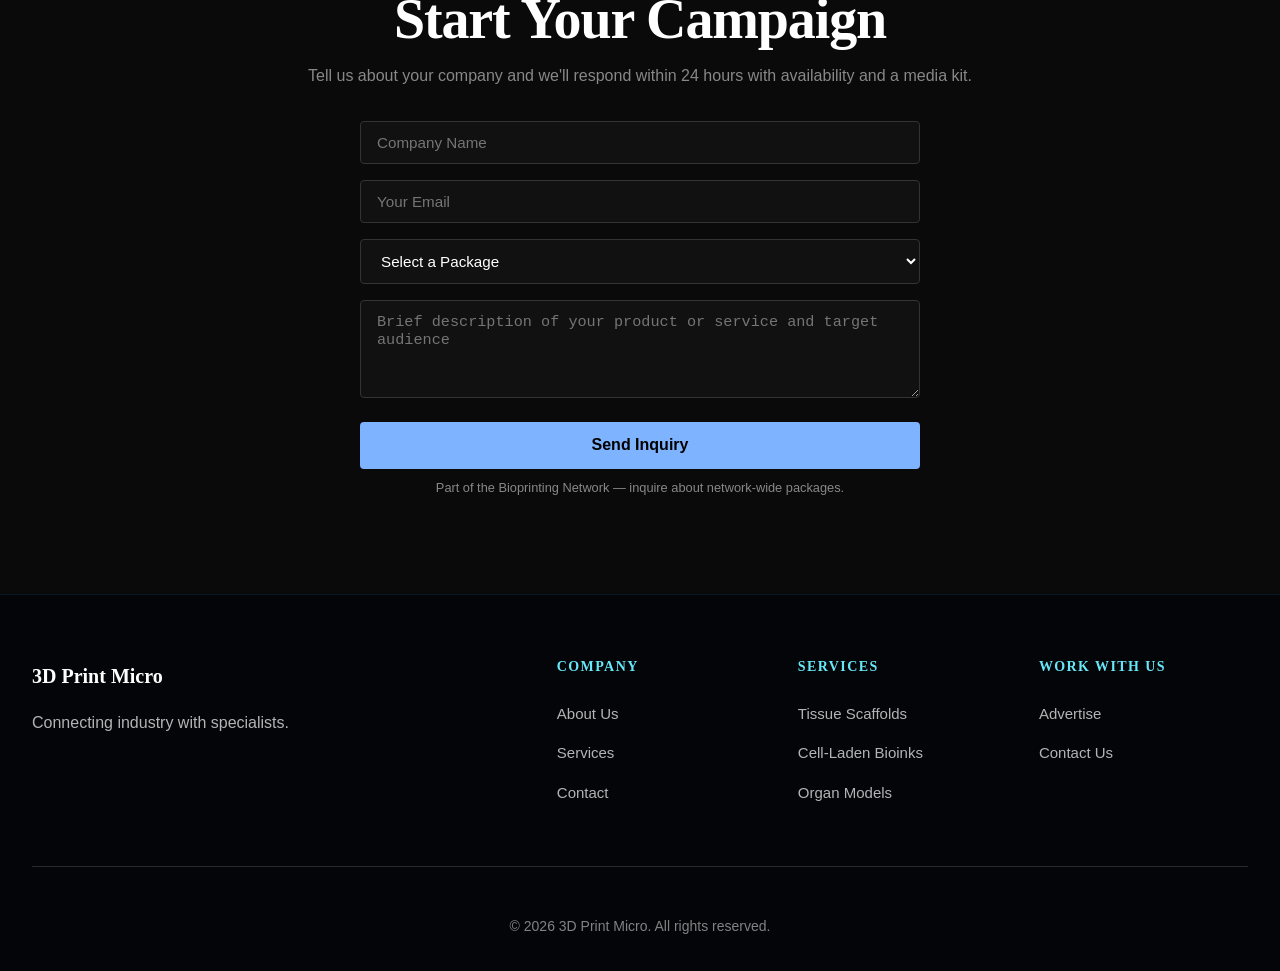
<file: advertise.html>
<!DOCTYPE html>
<html lang="en">
<head>
    <meta charset="UTF-8">
    <meta name="viewport" content="width=device-width, initial-scale=1.0">
    <meta name="description" content="Advertise with 3D Print Micro — reach microfluidics researchers, organ-on-chip developers, and precision bioprinting specialists actively researching bioprinting solutions. Display ads, sponsored content, and lead generation packages available.">
    <title>Advertise with 3D Print Micro | Reach Bioprinting Professionals</title>
    <link rel="stylesheet" href="css/style.css">
    <style>
      .advertise-hero {
        background: linear-gradient(135deg, #0a0a0a 0%, #1a1a2e 100%);
        color: #fff;
        padding: 6rem 2rem 4rem;
        text-align: center;
      }
      .advertise-hero h1 { font-size: 2.8rem; margin-bottom: 1rem; }
      .advertise-hero p { font-size: 1.1rem; color: #aaa; max-width: 640px; margin: 0 auto 2rem; }
      .stats-row {
        display: flex; justify-content: center; gap: 2rem; flex-wrap: wrap;
        background: #111; padding: 2rem; text-align: center;
      }
      .stat-box { padding: 1rem 2rem; }
      .stat-box .num { font-size: 2.2rem; font-weight: 700; color: #fff; }
      .stat-box .label { font-size: 0.85rem; color: #888; margin-top: 0.3rem; }
      .section { max-width: 960px; margin: 0 auto; padding: 3rem 2rem; }
      .section h2 { font-size: 1.8rem; margin-bottom: 1rem; }
      .packages { display: grid; grid-template-columns: repeat(auto-fit, minmax(260px, 1fr)); gap: 1.5rem; margin-top: 1.5rem; }
      .package-card {
        border: 1px solid #222; border-radius: 8px; padding: 1.5rem;
        background: #0d0d0d;
      }
      .package-card h3 { font-size: 1.2rem; color: #fff; margin-bottom: 0.5rem; }
      .package-card .price { font-size: 1.6rem; font-weight: 700; color: #7eb3ff; margin: 0.5rem 0; }
      .package-card ul { color: #aaa; font-size: 0.9rem; padding-left: 1.2rem; line-height: 1.8; }
      .contact-section { background: #0a0a0a; padding: 4rem 2rem; text-align: center; }
      .contact-section h2 { color: #fff; margin-bottom: 0.5rem; }
      .contact-section p { color: #888; margin-bottom: 2rem; }
      .adv-form { max-width: 560px; margin: 0 auto; text-align: left; }
      .adv-form input, .adv-form select, .adv-form textarea {
        width: 100%; padding: 0.75rem 1rem; margin-bottom: 1rem;
        background: #111; border: 1px solid #333; color: #fff;
        border-radius: 4px; font-size: 0.95rem; box-sizing: border-box;
      }
      .adv-form button {
        width: 100%; padding: 0.9rem; background: #7eb3ff; color: #000;
        border: none; border-radius: 4px; font-weight: 700; font-size: 1rem;
        cursor: pointer;
      }
      .network-note { color: #666; font-size: 0.8rem; text-align: center; margin-top: 0.5rem; }
    </style>
    <link rel="icon" href="favicon.svg" type="image/svg+xml">
</head>
<body>

  <header class="site-header">
    <nav class="navbar">
      <div class="nav-container">
        <a href="index.html" class="nav-logo">
          <span class="logo-text">3D Print Micro</span>
        </a>
        <ul class="nav-menu">
          <li><a href="index.html" class="nav-link">Home</a></li>
          <li><a href="about.html" class="nav-link">About</a></li>
          <li><a href="services.html" class="nav-link">Services</a></li>
          <li><a href="contact.html" class="nav-link">Contact</a></li>
          <li><a href="advertise.html" class="nav-link active">Advertise</a></li>
        </ul>
      </div>
    </nav>
  </header>

  <main>
    <section class="advertise-hero">
      <h1>Advertise with 3D Print Micro</h1>
      <p>Reach <strong>microfluidics researchers, organ-on-chip developers, and precision bioprinting specialists</strong> actively researching bioprinting and regenerative medicine. High-intent B2B audience. No bots, no broad consumer traffic — only specialists.</p>
    </section>

    <div class="stats-row">
      <div class="stat-box">
        <div class="num">B2B</div>
        <div class="label">Professional Audience</div>
      </div>
      <div class="stat-box">
        <div class="num">Niche</div>
        <div class="label">High-Intent Visitors</div>
      </div>
      <div class="stat-box">
        <div class="num">Network</div>
        <div class="label">Bioprinting Network</div>
      </div>
      <div class="stat-box">
        <div class="num">3</div>
        <div class="label">Ad Formats Available</div>
      </div>
    </div>

    <section class="section">
      <h2>Who Visits 3D Print Micro</h2>
      <p style="color:#aaa;">Our audience consists of <strong style="color:#fff;">microfluidics researchers, organ-on-chip developers, and precision bioprinting specialists</strong> who are actively researching bioprinting and regenerative medicine solutions. These are decision-makers with real purchasing authority — not casual browsers.</p>

      <h2 style="margin-top:2.5rem;">Ad Packages</h2>
      <div class="packages">
        <div class="package-card">
          <h3>Banner Display</h3>
          <div class="price">$500<span style="font-size:1rem;color:#888;">/mo</span></div>
          <ul>
            <li>Leaderboard (728×90) on homepage</li>
            <li>Responsive mobile banner</li>
            <li>Monthly impression report</li>
            <li>Direct link to your site or landing page</li>
            <li>No revenue share — flat rate</li>
          </ul>
        </div>
        <div class="package-card">
          <h3>Sponsored Content</h3>
          <div class="price">$1,200<span style="font-size:1rem;color:#888;">/mo</span></div>
          <ul>
            <li>Featured "Sponsored" section on homepage</li>
            <li>Company logo + 80-word description</li>
            <li>Link to your product or service page</li>
            <li>Listed in footer as "Industry Partner"</li>
            <li>Priority placement above organic content</li>
          </ul>
        </div>
        <div class="package-card">
          <h3>Network Package</h3>
          <div class="price">$3,500<span style="font-size:1rem;color:#888;">/mo</span></div>
          <ul>
            <li>Banner placement across the full Bioprinting Network</li>
            <li>Sponsored content on flagship site</li>
            <li>Newsletter mention (when launched)</li>
            <li>Monthly performance report</li>
            <li>Exclusive category sponsorship option</li>
          </ul>
        </div>
      </div>

      <div style="margin-top:2rem;padding:1.5rem;background:#0d0d0d;border:1px solid #222;border-radius:8px;">
        <h3 style="margin-bottom:0.5rem;">Ad Specifications</h3>
        <ul style="color:#aaa;font-size:0.9rem;line-height:2;">
          <li><strong style="color:#fff;">Leaderboard:</strong> 728×90px or 970×90px, JPG/PNG/GIF, max 150kb</li>
          <li><strong style="color:#fff;">Rectangle:</strong> 300×250px, JPG/PNG/GIF, max 100kb</li>
          <li><strong style="color:#fff;">Sponsored text:</strong> 80 words max, one logo (200×60px), one CTA link</li>
          <li><strong style="color:#fff;">All ads:</strong> Must be relevant to bioprinting and regenerative medicine or manufacturing/engineering</li>
        </ul>
      </div>
    </section>

    <section class="contact-section">
      <h2>Start Your Campaign</h2>
      <p>Tell us about your company and we'll respond within 24 hours with availability and a media kit.</p>
      <form class="adv-form" action="https://api.web3forms.com/submit" method="POST">
        <input type="hidden" name="access_key" value="6f33053b-6d08-414b-9615-665f88c98da8">
        <input type="hidden" name="cc" value="printwire@gmail.com">
        <input type="hidden" name="subject" value="Advertising Inquiry — 3D Print Micro">
        <input type="hidden" name="redirect" value="https://3dprintmicro.com/contact.html">
        <input type="text" name="company" placeholder="Company Name" required>
        <input type="email" name="email" placeholder="Your Email" required>
        <select name="package">
          <option value="">Select a Package</option>
          <option value="banner">Banner Display — $500/mo</option>
          <option value="sponsored">Sponsored Content — $1,200/mo</option>
          <option value="network">Network Package — $3,500/mo</option>
          <option value="custom">Custom / Let's Talk</option>
        </select>
        <textarea name="message" rows="4" placeholder="Brief description of your product or service and target audience"></textarea>
        <button type="submit">Send Inquiry</button>
        <p class="network-note">Part of the Bioprinting Network — inquire about network-wide packages.</p>
      </form>
    </section>
  </main>

  <footer class="site-footer">
    <div class="footer-container">
      <div class="footer-main">
        <div class="footer-brand">
          <div class="footer-logo">3D Print Micro</div>
          <p>Connecting industry with specialists.</p>
        </div>
        <div class="footer-links">
          <div class="footer-column">
            <h4>Company</h4>
            <ul>
              <li><a href="about.html">About Us</a></li>
              <li><a href="services.html">Services</a></li>
              <li><a href="contact.html">Contact</a></li>
            </ul>
          </div>
          <div class="footer-column">
            <h4>Services</h4>
            <ul>
              <li><a href="services.html">Tissue Scaffolds</a></li>
              <li><a href="services.html">Cell-Laden Bioinks</a></li>
              <li><a href="services.html">Organ Models</a></li>
            </ul>
          </div>
          <div class="footer-column">
            <h4>Work With Us</h4>
            <ul>
              <li><a href="advertise.html">Advertise</a></li>
              <li><a href="contact.html">Contact Us</a></li>
            </ul>
          </div>
        </div>
      </div>
      <div class="footer-bottom">
        <p>&copy; 2026 3D Print Micro. All rights reserved.</p>
      </div>
    </div>
  </footer>

  <script src="js/main.js"></script>
</body>
</html>
</file>
<file: css/style.css>
/* ============================================
   3dprinttissue.com - Dark Medical/Scientific Theme
   Premium Generated Stylesheet
   ============================================ */

:root {
    --primary: #0e7490;
    --primary-dark: #155e75;
    --secondary: #67e8f9;
    --accent: #818cf8;
    --bg-dark: #06080f;
    --bg-darker: #030508;
    --bg-card: #0d1525;
    --text: #e2e8f0;
    --text-dim: #94a3b8;
    --border: rgba(14,116,144,0.2);
    --font-heading: 'Playfair Display', serif;
    --font-body: 'Source Sans 3', sans-serif;
    --radius: 7px;
    --transition: all 0.4s cubic-bezier(0.4,0,0.2,1);
    --transition-fast: all 0.2s ease;
}



*,*::before,*::after { margin:0;padding:0;box-sizing:border-box; }
html { scroll-behavior:smooth;font-size:16px; }

body {
    font-family: var(--font-body);
    color: var(--text);
    background-color: var(--bg-dark);
    line-height: 1.7;
    -webkit-font-smoothing: antialiased;
    overflow-x: hidden;
    position: relative;
}

h1,h2,h3,h4,h5,h6 {
    font-family: var(--font-heading);
    line-height: 1.2;
    font-weight: 700;
    color: var(--text);
    letter-spacing: -0.02em;
}
h1 { font-size: clamp(2.5rem,8vw,5rem); }
h2 { font-size: clamp(2rem,5vw,3.5rem); }
h3 { font-size: clamp(1.25rem,3vw,1.75rem); }
a { text-decoration:none;color:inherit; }
img { max-width:100%;display:block; }

/* Layout */
.container { max-width:1200px;margin:0 auto;padding:0 2rem; }
.container-wide { max-width:1400px;margin:0 auto;padding:0 2rem; }
section { padding:8rem 0; }
.section-header { margin-bottom:4rem; }
.section-header.center { text-align:center; }

.section-label {
    display:inline-block;
    font-size:0.75rem;font-weight:700;
    text-transform:uppercase;letter-spacing:0.2em;
    color:var(--primary);margin-bottom:1rem;
    position:relative;padding-left:2.5rem;
}
.section-label::before {
    content:'';position:absolute;left:0;top:50%;
    transform:translateY(-50%);width:2rem;height:2px;
    background:linear-gradient(90deg,var(--primary),var(--accent));
}

/* Header */
.site-header {
    position:fixed;top:0;left:0;right:0;z-index:1000;
    background:rgba(6,8,15,0.95);
    backdrop-filter:blur(20px);
    border-bottom:1px solid var(--border);
    transition: box-shadow 0.3s ease;
}
.site-header.scrolled { box-shadow:0 4px 30px rgba(0,0,0,0.15); }
.navbar { padding:1.5rem 0; }
.nav-container {
    max-width:1400px;margin:0 auto;padding:0 2rem;
    display:flex;justify-content:space-between;align-items:center;
}
.nav-logo {
    font-family:var(--font-heading);font-size:1.25rem;font-weight:700;
    display:flex;align-items:center;gap:0.35rem;
    transition:var(--transition-fast);
}
.nav-logo:hover { transform:translateY(-2px); }
.logo-bracket { color:var(--primary);font-size:1.5rem; }
.logo-text {
    background:linear-gradient(135deg,var(--primary),var(--accent));
    -webkit-background-clip:text;-webkit-text-fill-color:transparent;
    background-clip:text;
}
.logo-emoji { font-size:1.5rem;line-height:1; }
.nav-menu { display:flex;gap:2.5rem;list-style:none; }
.nav-link {
    position:relative;font-weight:500;text-transform:uppercase;
    font-size:0.875rem;letter-spacing:0.05em;
    transition:var(--transition-fast);
}
.nav-link::after {
    content:'';position:absolute;bottom:-4px;left:0;width:0;height:2px;
    background:linear-gradient(90deg,var(--primary),var(--accent));
    transition:var(--transition);
}
.nav-link:hover::after,.nav-link.active::after { width:100%; }
.nav-link:hover { color:var(--primary); }

.nav-toggle {
    display:none;flex-direction:column;gap:5px;
    background:none;border:none;cursor:pointer;padding:0.5rem;
}
.hamburger {
    width:25px;height:2px;background:var(--primary);
    transition:var(--transition);display:block;
    position:relative;
}
.hamburger::before,.hamburger::after {
    content:'';position:absolute;width:25px;height:2px;
    background:var(--primary);transition:var(--transition);
}
.hamburger::before { top:-7px; }
.hamburger::after { top:7px; }
.nav-toggle.active .hamburger { background:transparent; }
.nav-toggle.active .hamburger::before { transform:rotate(45deg);top:0; }
.nav-toggle.active .hamburger::after { transform:rotate(-45deg);top:0; }

/* Hero */
.hero {
    position:relative;min-height:100vh;
    display:flex;align-items:center;justify-content:center;
    overflow:hidden;padding-top:80px;
}
.hero-background {
    position:absolute;top:0;left:0;width:100%;height:100%;z-index:0;
}
.hero-background img {
    width:100%;height:100%;object-fit:cover;filter:brightness(0.35);
}
.hero-overlay {
    position:absolute;top:0;left:0;width:100%;height:100%;
    background:linear-gradient(135deg, rgba(3,5,10,0.88), rgba(14,116,144,0.55));
}
.hero-content {
    position:relative;z-index:2;max-width:1400px;
    margin:0 auto;padding:0 2rem;text-align:center;
}
.hero-badge {
    display:inline-block;padding:0.5rem 1.5rem;
    border:1px solid var(--primary);border-radius:50px;
    font-size:0.75rem;font-weight:600;letter-spacing:0.15em;
    text-transform:uppercase;color:var(--primary);
    margin-bottom:2rem;animation:fadeInDown 0.8s ease-out;
}
.hero-title { margin-bottom:1.5rem;color:#fff;animation:fadeInUp 0.8s ease-out 0.2s both; }
.title-line { display:block;line-height:1; }
.title-line.highlight {
    background:linear-gradient(135deg,var(--primary),var(--accent));
    -webkit-background-clip:text;-webkit-text-fill-color:transparent;
    background-clip:text;
}
.hero-subtitle {
    font-size:clamp(1.125rem,2vw,1.5rem);
    max-width:700px;margin:0 auto 3rem;color:rgba(255,255,255,0.8);
    animation:fadeInUp 0.8s ease-out 0.4s both;
}
.hero-actions {
    display:flex;gap:1.5rem;justify-content:center;flex-wrap:wrap;
    animation:fadeInUp 0.8s ease-out 0.6s both;
}
.hero-stats {
    display:flex;gap:4rem;justify-content:center;margin-top:4rem;
    animation:fadeInUp 0.8s ease-out 0.8s both;
}
.stat-item { text-align:center; }
.stat-number {
    font-family:var(--font-heading);font-size:2.5rem;font-weight:900;
    background:linear-gradient(135deg,var(--primary),#fff);
    -webkit-background-clip:text;-webkit-text-fill-color:transparent;
    background-clip:text;line-height:1;margin-bottom:0.5rem;
}
.stat-label {
    font-size:0.875rem;text-transform:uppercase;
    letter-spacing:0.1em;color:rgba(255,255,255,0.6);
}
.scroll-indicator {
    position:absolute;bottom:3rem;left:50%;transform:translateX(-50%);
    display:flex;flex-direction:column;align-items:center;gap:0.5rem;
    font-size:0.75rem;letter-spacing:0.15em;color:rgba(255,255,255,0.5);
    animation:fadeInUp 0.8s ease-out 1s both;
}
.scroll-line {
    width:1px;height:40px;
    background:linear-gradient(180deg,transparent,var(--primary));
    animation:scrollLine 2s ease-in-out infinite;
}

/* Buttons */
.btn {
    display:inline-block;padding:1rem 2.5rem;
    font-family:var(--font-heading);font-weight:600;font-size:0.875rem;
    text-transform:uppercase;letter-spacing:0.05em;
    border-radius:var(--radius);transition:var(--transition);
    cursor:pointer;position:relative;overflow:hidden;border:none;
}
.btn::before {
    content:'';position:absolute;top:0;left:-100%;width:100%;height:100%;
    background:linear-gradient(90deg,transparent,rgba(255,255,255,0.2),transparent);
    transition:left 0.5s;
}
.btn:hover::before { left:100%; }
.btn-primary {
    background:linear-gradient(135deg,var(--primary),var(--accent));
    color:#fff;
}
.btn-primary:hover {
    transform:translateY(-2px);
    box-shadow:0 10px 30px rgba(45,106,79,0.3);
}
.btn-secondary {
    background:transparent;border:2px solid var(--primary);color:var(--primary);
}
.btn-secondary:hover {
    background:var(--primary);color:#fff;transform:translateY(-2px);
}
.btn-outline {
    background:transparent;border:2px solid var(--text);color:var(--text);
    padding:0.875rem 2rem;
}
.btn-outline:hover { background:var(--text);color:var(--bg-dark); }
.btn-large { padding:1.25rem 3rem;font-size:1rem; }
.btn-submit { width:100%;text-align:center; }

/* Process Section */
.process-section { background:#080c18; }
.process-grid {
    display:grid;grid-template-columns:repeat(auto-fit,minmax(300px,1fr));gap:3rem;
}
.process-card {
    position:relative;background:#0d1525;
    border:1px solid var(--border);border-radius:var(--radius);
    padding:2rem;transition:var(--transition);
}
.process-card:hover {
    transform:translateY(-10px);border-color:var(--primary);
    box-shadow:0 20px 40px rgba(45,106,79,0.1);
}
.card-number {
    font-family:var(--font-heading);font-size:4rem;font-weight:900;
    line-height:1;
    background:linear-gradient(135deg,var(--primary),var(--accent));
    -webkit-background-clip:text;-webkit-text-fill-color:transparent;
    background-clip:text;opacity:0.15;position:absolute;top:1rem;right:1.5rem;
}
.card-image {
    width:100%;height:200px;border-radius:calc(var(--radius) - 4px);
    overflow:hidden;margin-bottom:1.5rem;
}
.card-image img {
    width:100%;height:100%;object-fit:cover;transition:var(--transition);
}
.process-card:hover .card-image img { transform:scale(1.1); }
.process-card h3 { margin-bottom:1rem; }
.process-card p { color:var(--text-dim);line-height:1.7; }

/* Materials Section */
.materials-section {
    background:#06080f;
}
.materials-content {
    display:grid;grid-template-columns:1fr 1fr;gap:4rem;align-items:center;
}
.materials-info h2 { margin-bottom:1.5rem; }
.materials-info p { color:var(--text-dim);margin-bottom:2rem;line-height:1.8; }
.materials-list { list-style:none;margin-bottom:2.5rem; }
.materials-list li {
    padding:0.75rem 0;font-size:1.125rem;
    display:flex;align-items:center;gap:1rem;
    border-bottom:1px solid var(--border);
}
.material-icon { color:var(--primary);font-size:0.5rem; }
.materials-visual { position:relative; }
.materials-visual img {
    width:100%;border-radius:var(--radius);
    box-shadow:0 20px 60px rgba(0,0,0,0.3);
}
.visual-accent {
    position:absolute;top:-2rem;right:-2rem;width:200px;height:200px;
    background:linear-gradient(135deg,var(--primary),var(--accent));
    opacity:0.1;border-radius:50%;filter:blur(60px);z-index:-1;
}

/* Industries Section */
.industries-grid {
    display:grid;grid-template-columns:repeat(auto-fit,minmax(250px,1fr));gap:2rem;
}
.industry-card {
    background:#0d1525;border:1px solid var(--border);
    border-radius:var(--radius);padding:2.5rem 2rem;text-align:center;
    transition:var(--transition);
}
.industry-card:hover {
    transform:translateY(-5px);border-color:var(--primary);
}
.industry-icon {
    font-size:3rem;margin-bottom:1.5rem;display:inline-block;
    background:linear-gradient(135deg,var(--primary),var(--accent));
    -webkit-background-clip:text;-webkit-text-fill-color:transparent;
    background-clip:text;
}
.industry-card h3 { margin-bottom:1rem;font-size:1.5rem; }
.industry-card p { color:var(--text-dim);line-height:1.7; }

/* CTA Section */
.cta-section { position:relative;padding:10rem 0;overflow:hidden; }
.cta-background {
    position:absolute;top:0;left:0;width:100%;height:100%;z-index:0;
}
.cta-background img {
    width:100%;height:100%;object-fit:cover;filter:brightness(0.2);
}
.cta-background::after {
    content:'';position:absolute;top:0;left:0;width:100%;height:100%;
    background:linear-gradient(135deg, rgba(14,116,144,0.82), rgba(3,5,10,0.92));
}
.cta-content {
    position:relative;z-index:2;text-align:center;max-width:800px;margin:0 auto;
}
.cta-content h2 {
    font-size:clamp(2.5rem,5vw,4rem);margin-bottom:1.5rem;color:#fff;
}
.cta-content p { font-size:1.25rem;color:rgba(255,255,255,0.8);margin-bottom:3rem; }

/* Page Hero (secondary pages) */
.page-hero {
    position:relative;padding:10rem 0 6rem;overflow:hidden;
    display:flex;align-items:center;justify-content:center;
}
.page-hero-bg {
    position:absolute;top:0;left:0;width:100%;height:100%;z-index:0;
}
.page-hero-bg img {
    width:100%;height:100%;object-fit:cover;filter:brightness(0.35);
}
.page-hero-overlay {
    position:absolute;top:0;left:0;width:100%;height:100%;
    background:linear-gradient(135deg, rgba(3,5,10,0.88), rgba(14,116,144,0.55));
}
.page-hero-content {
    position:relative;z-index:2;text-align:center;max-width:800px;
    margin:0 auto;padding:0 2rem;
}
.page-hero-content h1 { color:#fff;margin-bottom:1rem; }
.page-hero-subtitle { font-size:1.25rem;color:rgba(255,255,255,0.8); }

/* About Page */
.story-section { padding:8rem 0; }
.story-grid {
    display:grid;grid-template-columns:1fr 1fr;gap:4rem;align-items:center;
}
.story-image img {
    width:100%;border-radius:var(--radius);
    box-shadow:0 20px 60px rgba(0,0,0,0.15);
}
.story-content { }
.story-content h2 { margin-bottom:1.5rem; }
.story-content p { color:var(--text-dim);margin-bottom:1.5rem;line-height:1.8; }

.mission-section { background:#080c18;padding:8rem 0; }
.mission-grid {
    display:grid;grid-template-columns:1fr 1fr;gap:3rem;
}
.mission-card {
    background:#0d1525;border:1px solid var(--border);
    border-radius:var(--radius);padding:3rem;
}
.mission-card h3 { margin-bottom:1.5rem;color:var(--primary); }
.mission-card p { color:var(--text-dim);line-height:1.8; }

.values-section { padding:8rem 0; }
.values-grid {
    display:grid;grid-template-columns:repeat(auto-fit,minmax(250px,1fr));gap:2rem;
}
.value-card {
    background:#0d1525;border:1px solid var(--border);
    border-radius:var(--radius);padding:2.5rem 2rem;text-align:center;
    transition:var(--transition);
}
.value-card:hover { transform:translateY(-5px);border-color:var(--primary); }
.value-icon {
    font-size:2.5rem;margin-bottom:1rem;
    background:linear-gradient(135deg,var(--primary),var(--accent));
    -webkit-background-clip:text;-webkit-text-fill-color:transparent;
    background-clip:text;
}
.value-card h3 { margin-bottom:1rem; }
.value-card p { color:var(--text-dim);line-height:1.7; }

.stats-section {
    background:#080c18;padding:6rem 0;
}
.stats-bar {
    display:grid;grid-template-columns:repeat(4,1fr);gap:2rem;text-align:center;
}

/* Services Page */
.services-detail-section { padding:8rem 0; }
.services-detail-grid { display:grid;gap:3rem; }
.service-detail-card {
    display:grid;grid-template-columns:1fr 2fr;gap:2rem;
    background:#0d1525;border:1px solid var(--border);
    border-radius:var(--radius);overflow:hidden;
    transition:var(--transition);
}
.service-detail-card:hover { transform:translateY(-5px);border-color:var(--primary); }
.service-detail-image { height:100%;min-height:250px; }
.service-detail-image img { width:100%;height:100%;object-fit:cover; }
.service-detail-content { padding:2.5rem; }
.service-detail-content h3 { margin-bottom:1rem;color:var(--primary); }
.service-detail-content p { color:var(--text-dim);line-height:1.8; }

.timeline-section { background:#080c18;padding:8rem 0; }
.timeline { position:relative;max-width:700px;margin:0 auto; }
.timeline-line {
    position:absolute;left:30px;top:0;bottom:0;width:2px;
    background:linear-gradient(180deg,var(--primary),var(--accent));
}
.timeline-step {
    display:flex;gap:2rem;margin-bottom:3rem;position:relative;
}
.timeline-number {
    width:60px;height:60px;border-radius:50%;flex-shrink:0;
    background:linear-gradient(135deg,var(--primary),var(--accent));
    color:#fff;display:flex;align-items:center;justify-content:center;
    font-family:var(--font-heading);font-weight:700;font-size:1.25rem;
    z-index:1;
}
.timeline-content {
    background:#0d1525;border:1px solid var(--border);
    border-radius:var(--radius);padding:2rem;flex:1;
}
.timeline-content h3 { margin-bottom:0.75rem; }
.timeline-content p { color:var(--text-dim);line-height:1.7; }

/* Contact Page */
.contact-section { padding:8rem 0; }
.contact-grid {
    display:grid;grid-template-columns:1fr 1fr;gap:4rem;align-items:start;
}
.contact-info h2 { margin-bottom:1.5rem; }
.contact-info > p { color:var(--text-dim);line-height:1.8;margin-bottom:2rem; }
.contact-cards { display:grid;gap:1.5rem; }
.contact-card {
    background:#0d1525;border:1px solid var(--border);
    border-radius:var(--radius);padding:1.5rem;
    display:flex;gap:1rem;align-items:flex-start;
}
.contact-card-icon {
    font-size:1.5rem;flex-shrink:0;
    background:linear-gradient(135deg,var(--primary),var(--accent));
    -webkit-background-clip:text;-webkit-text-fill-color:transparent;
    background-clip:text;
}
.contact-card h4 { margin-bottom:0.25rem;font-size:1rem; }
.contact-card p { color:var(--text-dim);font-size:0.9375rem; }

.contact-form-wrapper {
    background:#0d1525;border:1px solid var(--border);
    border-radius:var(--radius);padding:2.5rem;
    box-shadow:0 20px 60px rgba(0,0,0,0.5);
}
.contact-form-wrapper h2 { margin-bottom:2rem; }
.form-group { margin-bottom:1.25rem; }
.form-group label {
    display:block;margin-bottom:0.4rem;font-weight:600;
    color:var(--text);font-size:0.95rem;
}
.required { color:#e74c3c; }
.form-group input[type="text"],
.form-group input[type="email"],
.form-group input[type="tel"],
.form-group textarea {
    width:100%;padding:0.875rem 1rem;
    border:2px solid var(--border);border-radius:var(--radius);
    font-family:var(--font-body);font-size:1rem;
    color:var(--text);background:#0a0e1a;
    transition:var(--transition);
}
.form-group input:focus,
.form-group textarea:focus {
    outline:none;border-color:var(--primary);
    box-shadow:0 0 0 3px rgba(14,116,144,0.25);
}
.form-group input.error,
.form-group textarea.error { border-color:#e74c3c; }
.form-error { color:#e74c3c;font-size:0.85rem;margin-top:0.25rem;min-height:1.2em; }
.form-group input[type="file"] { font-family:var(--font-body);font-size:0.95rem;padding:0.5rem 0;border:none;background:none; }


/* News Section */
.news-section { background:var(--bg-darker);padding:8rem 0; }
.news-grid {
    display:grid;grid-template-columns:repeat(auto-fit,minmax(300px,1fr));gap:2rem;
}
.news-card {
    background:var(--bg-card);border:1px solid var(--border);
    border-radius:var(--radius);overflow:hidden;
    transition:var(--transition);display:flex;flex-direction:column;
}
.news-card:hover {
    transform:translateY(-5px);border-color:var(--primary);
    box-shadow:0 15px 40px rgba(14,116,144,0.12);
}
.news-card-image {
    width:100%;height:180px;overflow:hidden;background:var(--bg-dark);
    display:flex;align-items:center;justify-content:center;
}
.news-card-image img {
    width:100%;height:100%;object-fit:cover;transition:var(--transition);
}
.news-card:hover .news-card-image img { transform:scale(1.05); }
.news-card-image .news-placeholder {
    font-size:3rem;opacity:0.35;
}
.news-card-body { padding:1.5rem;flex:1;display:flex;flex-direction:column; }
.news-card-source {
    font-size:0.75rem;font-weight:600;text-transform:uppercase;
    letter-spacing:0.1em;color:var(--primary);margin-bottom:0.75rem;
}
.news-card-body h3 {
    font-family:var(--font-body);font-size:1.05rem;font-weight:600;
    line-height:1.4;margin-bottom:0.75rem;color:var(--text);
}
.news-card-body p {
    color:var(--text-dim);font-size:0.9375rem;line-height:1.6;
    flex:1;margin-bottom:1rem;
}
.news-card-date { font-size:0.8125rem;color:var(--text-dim);opacity:0.7; }
.news-card a {
    color:var(--primary);font-size:0.875rem;font-weight:600;
    text-transform:uppercase;letter-spacing:0.05em;
    transition:var(--transition-fast);
}
.news-card a:hover { color:var(--secondary); }
.news-loading {
    grid-column:1/-1;text-align:center;padding:4rem 2rem;
    color:var(--text-dim);font-size:1.125rem;
}
.news-error {
    grid-column:1/-1;text-align:center;padding:3rem 2rem;color:var(--text-dim);
}
.news-error p { margin-bottom:1rem; }

/* Footer */
.site-footer {
    background:#030508;
    border-top:1px solid var(--border);padding:4rem 0 2rem;
    color:#fff;
}
.footer-container { max-width:1400px;margin:0 auto;padding:0 2rem; }
.footer-main {
    display:grid;grid-template-columns:2fr 3fr;gap:4rem;
    margin-bottom:3rem;padding-bottom:3rem;
    border-bottom:1px solid rgba(255,255,255,0.15);
}
.footer-brand { }
.footer-logo {
    font-family:var(--font-heading);font-size:1.25rem;
    font-weight:700;margin-bottom:1rem;
    color:#fff;
}
.footer-brand p { color:rgba(255,255,255,0.7); }
.footer-links {
    display:grid;grid-template-columns:repeat(3,1fr);gap:2rem;
}
.footer-column h4 {
    font-size:0.875rem;text-transform:uppercase;letter-spacing:0.1em;
    margin-bottom:1.5rem;color:var(--secondary);
}
.footer-column ul { list-style:none; }
.footer-column li { margin-bottom:0.75rem; }
.footer-column a {
    color:rgba(255,255,255,0.7);
    transition:var(--transition-fast);font-size:0.9375rem;
}
.footer-column a:hover { color:var(--primary);padding-left:5px; }
.footer-bottom {
    text-align:center;
    color:rgba(255,255,255,0.5);
    font-size:0.875rem;
}

/* Scroll Animation */
.animate-in {
    opacity:0;transform:translateY(30px);transition:opacity 0.6s ease,transform 0.6s ease;
}
.animate-in.visible { opacity:1;transform:translateY(0); }

/* Keyframes */
@keyframes fadeInDown {
    from { opacity:0;transform:translateY(-20px); }
    to { opacity:1;transform:translateY(0); }
}
@keyframes fadeInUp {
    from { opacity:0;transform:translateY(20px); }
    to { opacity:1;transform:translateY(0); }
}
@keyframes scrollLine {
    0%,100% { transform:scaleY(1); }
    50% { transform:scaleY(1.5); }
}

/* Responsive */
@media(max-width:968px) {
    .nav-menu {
        position:fixed;top:80px;right:-100%;width:300px;
        height:calc(100vh - 80px);background:#0d1525;
        flex-direction:column;padding:2rem;gap:1.5rem;
        border-left:1px solid var(--border);transition:var(--transition);
        z-index:1000;
    }
    .nav-menu.active { right:0; }
    .nav-toggle { display:flex; }
    .hero-stats { gap:2rem; }
    .materials-content { grid-template-columns:1fr; }
    .story-grid { grid-template-columns:1fr; }
    .mission-grid { grid-template-columns:1fr; }
    .contact-grid { grid-template-columns:1fr; }
    .service-detail-card { grid-template-columns:1fr; }
    .service-detail-image { min-height:200px; }
    .footer-main { grid-template-columns:1fr; }
    .footer-links { grid-template-columns:repeat(2,1fr); }
    .stats-bar { grid-template-columns:repeat(2,1fr); }
}
@media(max-width:640px) {
    section { padding:5rem 0; }
    .hero { min-height:90vh; }
    .hero-stats { flex-direction:column;gap:1.5rem; }
    .process-grid { grid-template-columns:1fr; }
    .industries-grid { grid-template-columns:1fr; }
    .values-grid { grid-template-columns:1fr; }
    .footer-links { grid-template-columns:1fr; }
    .cta-section { padding:6rem 0; }
    .stats-bar { grid-template-columns:1fr; }
    .page-hero { padding:8rem 0 4rem; }
    .timeline-step { flex-direction:column;align-items:flex-start; }
    .timeline-line { display:none; }
}
</file>
<file: static/css/editorial.css>
/* ============================================
   3dprintmetal.com — Editorial Layout
   Inspired by 3dnatives.com, modernized
   ============================================ */

/* ── Shared Tokens ───────────────────────────── */
:root {
  --accent: #00a8cc;
  --accent-dark: #008fad;
  --accent-dim: rgba(0,168,204,0.12);
  --red: #e53e3e;
  --radius: 8px;
  --radius-sm: 4px;
  --font-display: 'Oswald', sans-serif;
  --font-body: 'Inter', sans-serif;
  --transition: 0.25s cubic-bezier(0.4,0,0.2,1);
}

/* ── Dark Mode (default) ─────────────────────── */
:root, [data-theme="dark"] {
  --bg: #08090f;
  --bg-surface: #0e1019;
  --bg-card: #141620;
  --bg-card-hover: #1a1d2e;
  --bg-sidebar: #0f1118;
  --text: #e2e4e8;
  --text-dim: #8a8f9d;
  --text-faint: #555a68;
  --heading: #ffffff;
  --border: rgba(255,255,255,0.06);
  --border-accent: rgba(0,168,204,0.2);
  --shadow: 0 1px 3px rgba(0,0,0,0.4);
  --shadow-hover: 0 8px 24px rgba(0,0,0,0.5);
  --header-bg: rgba(8,9,15,0.92);
  --badge-bg: rgba(0,168,204,0.12);
  --input-bg: #0a0b12;
}

/* ── Light Mode ──────────────────────────────── */
[data-theme="light"] {
  --accent: #0077a8;
  --accent-dark: #005f85;
  --accent-dim: rgba(0,119,168,0.08);
  --bg: #f5f6f8;
  --bg-surface: #ffffff;
  --bg-card: #ffffff;
  --bg-card-hover: #f0f1f3;
  --bg-sidebar: #fafbfc;
  --text: #2d3748;
  --text-dim: #5a6577;
  --text-faint: #8e96a4;
  --heading: #1a202c;
  --border: rgba(0,0,0,0.08);
  --border-accent: rgba(0,119,168,0.2);
  --shadow: 0 1px 3px rgba(0,0,0,0.06);
  --shadow-hover: 0 8px 24px rgba(0,0,0,0.1);
  --header-bg: rgba(255,255,255,0.95);
  --badge-bg: rgba(0,119,168,0.08);
  --input-bg: #f0f1f3;
}

/* System preference when no manual choice */
@media (prefers-color-scheme: light) {
  :root:not([data-theme]) {
    --accent: #0077a8;
    --accent-dark: #005f85;
    --accent-dim: rgba(0,119,168,0.08);
    --bg: #f5f6f8;
    --bg-surface: #ffffff;
    --bg-card: #ffffff;
    --bg-card-hover: #f0f1f3;
    --bg-sidebar: #fafbfc;
    --text: #2d3748;
    --text-dim: #5a6577;
    --text-faint: #8e96a4;
    --heading: #1a202c;
    --border: rgba(0,0,0,0.08);
    --border-accent: rgba(0,119,168,0.2);
    --shadow: 0 1px 3px rgba(0,0,0,0.06);
    --shadow-hover: 0 8px 24px rgba(0,0,0,0.1);
    --header-bg: rgba(255,255,255,0.95);
    --badge-bg: rgba(0,119,168,0.08);
    --input-bg: #f0f1f3;
  }
}

/* ── Reset ───────────────────────────────────── */
*,*::before,*::after { margin:0;padding:0;box-sizing:border-box; }
html { scroll-behavior:smooth; font-size:16px; }
body {
  font-family: var(--font-body);
  color: var(--text);
  background: var(--input-bg);
  line-height: 1.65;
  -webkit-font-smoothing: antialiased;
  overflow-x: hidden;
}
a { color: inherit; text-decoration: none; }
img { max-width: 100%; display: block; }

/* ── Typography ──────────────────────────────── */
h1,h2,h3,h4 { font-family: var(--font-display); font-weight: 600; line-height: 1.15; color: var(--heading); }
h1 { font-size: clamp(2rem, 5vw, 3rem); letter-spacing: 0.01em; }
h2 { font-size: clamp(1.5rem, 3.5vw, 2.2rem); }
h3 { font-size: clamp(1.1rem, 2vw, 1.4rem); }
h4 { font-size: 0.85rem; text-transform: uppercase; letter-spacing: 0.1em; color: var(--text-dim); font-weight: 500; }

/* ── Header ──────────────────────────────────── */
.ed-header {
  position: sticky; top: 0; z-index: 100;
  background: var(--header-bg);
  backdrop-filter: blur(16px);
  border-bottom: 1px solid var(--border);
}
.ed-header-inner {
  max-width: 1280px;
  margin: 0 auto;
  display: flex;
  align-items: center;
  justify-content: space-between;
  padding: 0 1.5rem;
  height: 56px;
}
.ed-logo {
  font-family: var(--font-display);
  font-size: 1.15rem;
  font-weight: 700;
  color: var(--heading);
  letter-spacing: 0.04em;
  display: flex; align-items: center; gap: 0.5rem;
}
.ed-logo-accent { color: var(--accent); }
.ed-nav { display: flex; gap: 0; align-items: center; }
.ed-nav a {
  padding: 0 0.9rem;
  font-size: 0.8rem;
  font-weight: 500;
  color: var(--text-dim);
  text-transform: uppercase;
  letter-spacing: 0.06em;
  transition: color var(--transition);
  line-height: 56px;
  position: relative;
}
.ed-nav a:hover, .ed-nav a.active { color: var(--heading); }
.ed-nav a.active::after {
  content: ''; position: absolute; bottom: 0; left: 0.9rem; right: 0.9rem;
  height: 2px; background: var(--accent);
}
.ed-nav-toggle {
  display: none; background: none; border: none; color: var(--text);
  font-size: 1.5rem; cursor: pointer; padding: 0.5rem;
}

/* Theme toggle */
.ed-theme-toggle {
  background: none; border: 1px solid var(--border);
  color: var(--text-dim); cursor: pointer;
  width: 36px; height: 36px;
  border-radius: 50%;
  display: flex; align-items: center; justify-content: center;
  font-size: 1rem;
  transition: all var(--transition);
  margin-left: 0.5rem;
  flex-shrink: 0;
}
.ed-theme-toggle:hover { border-color: var(--accent); color: var(--accent); }

/* ── Breadcrumbs ─────────────────────────────── */
.ed-breadcrumbs {
  max-width: 1280px; margin: 0 auto;
  padding: 0.75rem 1.5rem;
  font-size: 0.75rem;
  color: var(--text-faint);
  border-bottom: 1px solid var(--border);
}
.ed-breadcrumbs a { color: var(--text-dim); transition: color var(--transition); }
.ed-breadcrumbs a:hover { color: var(--accent); }
.ed-breadcrumbs span { margin: 0 0.4rem; }

/* ── Layout ──────────────────────────────────── */
.ed-layout {
  max-width: 1280px;
  margin: 0 auto;
  display: grid;
  grid-template-columns: 1fr 320px;
  gap: 2.5rem;
  padding: 2rem 1.5rem;
  align-items: start;
}
.ed-main { min-width: 0; }
.ed-sidebar { position: sticky; top: 72px; }

/* ── Hero / Featured Story ───────────────────── */
.ed-hero {
  margin-bottom: 2.5rem;
  position: relative;
  border-radius: var(--radius);
  overflow: hidden;
  background: var(--bg-card);
}
.ed-hero img {
  width: 100%;
  aspect-ratio: 16/8;
  object-fit: cover;
  display: block;
}
.ed-hero-overlay {
  position: absolute; inset: 0;
  background: linear-gradient(0deg, rgba(8,9,15,0.95) 0%, rgba(8,9,15,0.3) 50%, transparent 100%);
}
[data-theme="light"] .ed-hero-overlay {
  background: linear-gradient(0deg, rgba(245,246,248,0.97) 0%, rgba(245,246,248,0.4) 50%, transparent 100%);
}
.ed-hero-content {
  position: absolute;
  bottom: 0; left: 0; right: 0;
  padding: 2rem 2.5rem;
}
.ed-hero .ed-badge { margin-bottom: 0.75rem; }
.ed-hero h1 { margin-bottom: 0.5rem; }
.ed-hero h1 a { color: var(--heading); transition: color var(--transition); }
.ed-hero h1 a:hover { color: var(--accent); }
.ed-hero-meta {
  font-size: 0.8rem;
  color: var(--text-dim);
  display: flex; gap: 1rem; align-items: center;
}
.ed-hero-excerpt {
  margin-top: 0.75rem;
  font-size: 0.95rem;
  color: var(--text-dim);
  line-height: 1.6;
  max-width: 600px;
}

/* ── Badge / Tag ─────────────────────────────── */
.ed-badge {
  display: inline-block;
  font-size: 0.65rem;
  font-weight: 600;
  text-transform: uppercase;
  letter-spacing: 0.1em;
  padding: 0.25rem 0.6rem;
  border-radius: var(--radius-sm);
  background: var(--badge-bg);
  color: var(--accent);
  line-height: 1;
}
.ed-badge.red { background: rgba(255,68,68,0.12); color: var(--red); }

/* ── Section Label ───────────────────────────── */
.ed-section-label {
  font-family: var(--font-display);
  font-size: 0.9rem;
  font-weight: 600;
  text-transform: uppercase;
  letter-spacing: 0.08em;
  color: var(--heading);
  margin-bottom: 1.25rem;
  padding-bottom: 0.75rem;
  border-bottom: 2px solid var(--accent);
  display: flex;
  align-items: center;
  justify-content: space-between;
}
.ed-section-label a {
  font-family: var(--font-body);
  font-size: 0.7rem;
  font-weight: 500;
  color: var(--accent);
  text-transform: uppercase;
  letter-spacing: 0.06em;
}

/* ── Article Cards ───────────────────────────── */
.ed-card-grid {
  display: grid;
  grid-template-columns: repeat(2, 1fr);
  gap: 1.5rem;
  margin-bottom: 2.5rem;
}
.ed-card {
  background: var(--bg-card);
  border-radius: var(--radius);
  overflow: hidden;
  border: 1px solid var(--border);
  transition: transform var(--transition), box-shadow var(--transition), border-color var(--transition);
}
.ed-card:hover {
  transform: translateY(-2px);
  box-shadow: var(--shadow-hover);
  border-color: var(--border-accent);
}
.ed-card-img {
  aspect-ratio: 16/10;
  object-fit: cover;
  width: 100%;
}
.ed-card-body { padding: 1.25rem; }
.ed-card-body .ed-badge { margin-bottom: 0.65rem; }
.ed-card-body h3 { margin-bottom: 0.5rem; }
.ed-card-body h3 a { color: var(--heading); transition: color var(--transition); }
.ed-card-body h3 a:hover { color: var(--accent); }
.ed-card-meta {
  font-size: 0.75rem;
  color: var(--text-faint);
  margin-bottom: 0.5rem;
}
.ed-card-excerpt {
  font-size: 0.85rem;
  color: var(--text-dim);
  line-height: 1.55;
  display: -webkit-box;
  -webkit-line-clamp: 3;
  -webkit-box-orient: vertical;
  overflow: hidden;
}

/* ── Article List (compact) ──────────────────── */
.ed-list { display: flex; flex-direction: column; gap: 1.25rem; margin-bottom: 2.5rem; }
.ed-list-item {
  display: grid;
  grid-template-columns: 200px 1fr;
  gap: 1rem;
  padding-bottom: 1.25rem;
  border-bottom: 1px solid var(--border);
  align-items: start;
}
.ed-list-item:last-child { border-bottom: none; padding-bottom: 0; }
.ed-list-item img {
  aspect-ratio: 16/10;
  object-fit: cover;
  border-radius: var(--radius-sm);
  width: 100%;
}
.ed-list-item h3 { font-size: 1.05rem; margin-bottom: 0.35rem; }
.ed-list-item h3 a { color: var(--heading); transition: color var(--transition); }
.ed-list-item h3 a:hover { color: var(--accent); }

/* ── Sidebar ─────────────────────────────────── */
.ed-sidebar-block {
  background: var(--bg-sidebar);
  border: 1px solid var(--border);
  border-radius: var(--radius);
  padding: 1.25rem;
  margin-bottom: 1.5rem;
}
.ed-sidebar-block h4 {
  margin-bottom: 1rem;
  padding-bottom: 0.6rem;
  border-bottom: 1px solid var(--border);
}

/* Newsletter widget */
.ed-newsletter p { font-size: 0.85rem; color: var(--text-dim); margin-bottom: 1rem; line-height: 1.5; }
.ed-newsletter input[type="email"] {
  width: 100%;
  padding: 0.65rem 0.85rem;
  background: var(--input-bg);
  border: 1px solid var(--border);
  border-radius: var(--radius-sm);
  color: var(--text);
  font-size: 0.85rem;
  margin-bottom: 0.5rem;
  transition: border-color var(--transition);
}
.ed-newsletter input[type="email"]:focus { outline: none; border-color: var(--accent); }
.ed-newsletter button {
  width: 100%;
  padding: 0.65rem;
  background: var(--accent);
  border: none;
  border-radius: var(--radius-sm);
  color: #000;
  font-weight: 600;
  font-size: 0.8rem;
  cursor: pointer;
  transition: background var(--transition);
}
.ed-newsletter button:hover { background: var(--accent-dark); }

/* Popular posts widget */
.ed-popular-item {
  display: flex;
  gap: 0.75rem;
  padding: 0.65rem 0;
  border-bottom: 1px solid var(--border);
  align-items: start;
}
.ed-popular-item:last-child { border-bottom: none; }
.ed-popular-num {
  font-family: var(--font-display);
  font-size: 1.5rem;
  font-weight: 700;
  color: var(--accent-dim);
  line-height: 1;
  min-width: 1.8rem;
  color: rgba(0,217,255,0.3);
}
.ed-popular-item h3 { font-size: 0.85rem; font-weight: 500; line-height: 1.35; }
.ed-popular-item h3 a { color: var(--text); }
.ed-popular-item h3 a:hover { color: var(--accent); }
.ed-popular-meta { font-size: 0.7rem; color: var(--text-faint); margin-top: 0.2rem; }

/* Network links widget */
.ed-network-links { display: flex; flex-wrap: wrap; gap: 0.4rem; }
.ed-network-links a {
  font-size: 0.7rem;
  padding: 0.3rem 0.6rem;
  background: var(--input-bg);
  border: 1px solid var(--border);
  border-radius: var(--radius-sm);
  color: var(--text-dim);
  transition: all var(--transition);
}
.ed-network-links a:hover { border-color: var(--accent); color: var(--accent); }

/* ── Load More ───────────────────────────────── */
.ed-load-more {
  text-align: center;
  margin: 2rem 0;
}
.ed-load-more button {
  padding: 0.75rem 2.5rem;
  background: transparent;
  border: 1px solid var(--border);
  border-radius: var(--radius-sm);
  color: var(--text-dim);
  font-size: 0.8rem;
  font-weight: 500;
  cursor: pointer;
  letter-spacing: 0.04em;
  transition: all var(--transition);
}
.ed-load-more button:hover {
  border-color: var(--accent);
  color: var(--accent);
}

/* ── Stats Bar ───────────────────────────────── */
.ed-stats {
  display: grid;
  grid-template-columns: repeat(4, 1fr);
  gap: 1px;
  background: var(--border);
  border: 1px solid var(--border);
  border-radius: var(--radius);
  overflow: hidden;
  margin-bottom: 2.5rem;
}
.ed-stat {
  background: var(--bg-card);
  padding: 1.25rem;
  text-align: center;
}
.ed-stat-value {
  font-family: var(--font-display);
  font-size: 1.5rem;
  font-weight: 600;
  color: var(--accent);
}
.ed-stat-label {
  font-size: 0.7rem;
  text-transform: uppercase;
  letter-spacing: 0.08em;
  color: var(--text-faint);
  margin-top: 0.25rem;
}

/* ── Page Hero (inner pages) ─────────────────── */
.ed-page-hero {
  position: relative;
  border-radius: var(--radius);
  overflow: hidden;
  margin-bottom: 2.5rem;
  background: var(--bg-card);
}
.ed-page-hero img {
  width: 100%; aspect-ratio: 16/6; object-fit: cover;
}
.ed-page-hero-overlay {
  position: absolute; inset: 0;
  background: linear-gradient(0deg, rgba(8,9,15,0.9) 0%, rgba(8,9,15,0.4) 60%, transparent 100%);
}
[data-theme="light"] .ed-page-hero-overlay {
  background: linear-gradient(0deg, rgba(245,246,248,0.95) 0%, rgba(245,246,248,0.5) 60%, transparent 100%);
}
.ed-page-hero-content {
  position: absolute; bottom: 0; left: 0; right: 0;
  padding: 2rem 2.5rem;
}
.ed-page-hero h1 { margin-bottom: 0.5rem; }
.ed-page-hero p { color: var(--text-dim); font-size: 1rem; max-width: 600px; }

/* ── Content Sections ────────────────────────── */
.ed-content { max-width: 1280px; margin: 0 auto; padding: 0 1.5rem; }
.ed-content-narrow { max-width: 860px; margin: 0 auto; padding: 0 1.5rem; }
.ed-section { margin-bottom: 3rem; }
.ed-section p { color: var(--text-dim); line-height: 1.75; margin-bottom: 1rem; font-size: 0.95rem; }
.ed-section p:last-child { margin-bottom: 0; }

/* Two-column content block */
.ed-two-col {
  display: grid;
  grid-template-columns: 1fr 1fr;
  gap: 2.5rem;
  align-items: start;
  margin-bottom: 2.5rem;
}
.ed-two-col img { border-radius: var(--radius); width: 100%; }

/* Content cards (mission, values, etc.) */
.ed-content-card {
  background: var(--bg-card);
  border: 1px solid var(--border);
  border-radius: var(--radius);
  padding: 1.75rem;
  transition: border-color var(--transition);
}
.ed-content-card:hover { border-color: var(--border-accent); }
.ed-content-card h3 { margin-bottom: 0.75rem; font-size: 1.15rem; }
.ed-content-card p { margin-bottom: 0; }
.ed-content-card .ed-icon {
  font-size: 1.5rem; margin-bottom: 0.75rem; display: block;
}
.ed-grid-2 { display: grid; grid-template-columns: 1fr 1fr; gap: 1.5rem; margin-bottom: 2.5rem; }
.ed-grid-3 { display: grid; grid-template-columns: repeat(3, 1fr); gap: 1.5rem; margin-bottom: 2.5rem; }
.ed-grid-4 { display: grid; grid-template-columns: repeat(4, 1fr); gap: 1.25rem; margin-bottom: 2.5rem; }

/* Service detail cards */
.ed-service-detail {
  display: grid;
  grid-template-columns: 280px 1fr;
  gap: 1.5rem;
  background: var(--bg-card);
  border: 1px solid var(--border);
  border-radius: var(--radius);
  overflow: hidden;
  margin-bottom: 1.25rem;
  transition: border-color var(--transition);
}
.ed-service-detail:hover { border-color: var(--border-accent); }
.ed-service-detail img { width: 100%; height: 100%; object-fit: cover; }
.ed-service-detail-body { padding: 1.5rem 1.5rem 1.5rem 0; }
.ed-service-detail-body h3 { margin-bottom: 0.5rem; }

/* Timeline */
.ed-timeline { position: relative; padding-left: 2.5rem; margin-bottom: 2.5rem; }
.ed-timeline::before {
  content: ''; position: absolute; left: 0.75rem; top: 0; bottom: 0;
  width: 2px; background: var(--border);
}
.ed-timeline-step {
  position: relative; margin-bottom: 2rem; padding-bottom: 0;
}
.ed-timeline-step:last-child { margin-bottom: 0; }
.ed-timeline-num {
  position: absolute; left: -2.5rem; top: 0;
  width: 1.5rem; height: 1.5rem;
  background: var(--accent);
  color: #000;
  border-radius: 50%;
  font-size: 0.7rem;
  font-weight: 700;
  display: flex; align-items: center; justify-content: center;
}
.ed-timeline-step h3 { font-size: 1.05rem; margin-bottom: 0.35rem; }

/* Forms */
.ed-form { max-width: 100%; }
.ed-form-group { margin-bottom: 1rem; }
.ed-form-group label {
  display: block; font-size: 0.8rem; font-weight: 500;
  color: var(--text-dim); margin-bottom: 0.35rem;
}
.ed-form-group .required { color: var(--red); }
.ed-form-group input, .ed-form-group textarea, .ed-form-group select {
  width: 100%;
  padding: 0.7rem 0.9rem;
  background: var(--input-bg);
  border: 1px solid var(--border);
  border-radius: var(--radius-sm);
  color: var(--text);
  font-family: var(--font-body);
  font-size: 0.9rem;
  transition: border-color var(--transition);
}
.ed-form-group input:focus, .ed-form-group textarea:focus, .ed-form-group select:focus {
  outline: none; border-color: var(--accent);
}
.ed-form-group textarea { resize: vertical; }
.ed-form-submit {
  padding: 0.75rem 2rem;
  background: var(--accent);
  border: none;
  border-radius: var(--radius-sm);
  color: #000;
  font-weight: 600;
  font-size: 0.9rem;
  cursor: pointer;
  transition: background var(--transition);
}
.ed-form-submit:hover { background: var(--accent-dark); }

/* CTA Banner */
.ed-cta-banner {
  background: var(--bg-card);
  border: 1px solid var(--border-accent);
  border-radius: var(--radius);
  padding: 2.5rem;
  text-align: center;
  margin-bottom: 2.5rem;
}
.ed-cta-banner h2 { margin-bottom: 0.5rem; }
.ed-cta-banner p { color: var(--text-dim); margin-bottom: 1.25rem; max-width: 500px; margin-left: auto; margin-right: auto; }
.ed-cta-banner a {
  display: inline-block;
  padding: 0.75rem 2rem;
  background: var(--accent);
  color: #000;
  font-weight: 600;
  border-radius: var(--radius-sm);
  transition: background var(--transition);
}
.ed-cta-banner a:hover { background: var(--accent-dark); }

/* Package cards (advertise) */
.ed-package {
  background: var(--bg-card);
  border: 1px solid var(--border);
  border-radius: var(--radius);
  padding: 1.75rem;
  transition: border-color var(--transition);
}
.ed-package:hover { border-color: var(--border-accent); }
.ed-package h3 { margin-bottom: 0.5rem; }
.ed-package .ed-price {
  font-family: var(--font-display);
  font-size: 1.8rem; font-weight: 600;
  color: var(--accent); margin-bottom: 1rem;
}
.ed-package .ed-price span { font-size: 0.9rem; color: var(--text-faint); }
.ed-package ul {
  list-style: none; padding: 0;
}
.ed-package li {
  font-size: 0.85rem; color: var(--text-dim);
  padding: 0.4rem 0;
  border-bottom: 1px solid var(--border);
  padding-left: 1.2rem;
  position: relative;
}
.ed-package li:last-child { border-bottom: none; }
.ed-package li::before {
  content: '\2713'; position: absolute; left: 0;
  color: var(--accent); font-size: 0.75rem;
}

/* Contact info cards */
.ed-info-card {
  display: flex; gap: 1rem; align-items: start;
  padding: 1rem;
  background: var(--bg-card);
  border: 1px solid var(--border);
  border-radius: var(--radius);
}
.ed-info-card .ed-icon { font-size: 1.5rem; flex-shrink: 0; }
.ed-info-card h4 { font-size: 0.8rem; margin-bottom: 0.25rem; }
.ed-info-card p { font-size: 0.85rem; color: var(--text-dim); margin: 0; }

/* Materials list */
.ed-materials-list { list-style: none; padding: 0; }
.ed-materials-list li {
  padding: 0.5rem 0;
  border-bottom: 1px solid var(--border);
  font-size: 0.9rem;
  color: var(--text-dim);
  padding-left: 1.2rem;
  position: relative;
}
.ed-materials-list li::before {
  content: ''; position: absolute; left: 0; top: 50%;
  width: 6px; height: 6px; border-radius: 50%;
  background: var(--accent); transform: translateY(-50%);
}

@media (max-width: 768px) {
  .ed-two-col { grid-template-columns: 1fr; }
  .ed-grid-2, .ed-grid-3, .ed-grid-4 { grid-template-columns: 1fr; }
  .ed-service-detail { grid-template-columns: 1fr; }
  .ed-service-detail img { aspect-ratio: 16/9; }
  .ed-service-detail-body { padding: 1.25rem; }
  .ed-page-hero-content { padding: 1.5rem; }
}

/* ── Footer ──────────────────────────────────── */
.ed-footer {
  background: var(--bg-surface);
  border-top: 1px solid var(--border);
  padding: 3rem 1.5rem 1.5rem;
  margin-top: 3rem;
}
.ed-footer-inner {
  max-width: 1280px;
  margin: 0 auto;
  display: grid;
  grid-template-columns: 2fr 1fr 1fr 1fr;
  gap: 2rem;
}
.ed-footer-brand p { font-size: 0.85rem; color: var(--text-dim); margin-top: 0.5rem; line-height: 1.5; }
.ed-footer h4 { font-size: 0.75rem; margin-bottom: 0.75rem; }
.ed-footer ul { list-style: none; }
.ed-footer li { margin-bottom: 0.4rem; }
.ed-footer li a { font-size: 0.85rem; color: var(--text-dim); transition: color var(--transition); }
.ed-footer li a:hover { color: var(--accent); }
.ed-footer-bottom {
  max-width: 1280px;
  margin: 2rem auto 0;
  padding-top: 1.25rem;
  border-top: 1px solid var(--border);
  font-size: 0.75rem;
  color: var(--text-faint);
  display: flex;
  justify-content: space-between;
  align-items: center;
}
.ed-footer-bottom a { color: var(--text-dim); margin-left: 1rem; }
.ed-footer-bottom a:hover { color: var(--accent); }

/* ── Responsive ──────────────────────────────── */
@media (max-width: 1024px) {
  .ed-layout { grid-template-columns: 1fr; }
  .ed-sidebar { position: static; }
}
@media (max-width: 768px) {
  .ed-card-grid { grid-template-columns: 1fr; }
  .ed-list-item { grid-template-columns: 140px 1fr; }
  .ed-hero-content { padding: 1.5rem; }
  .ed-hero h1 { font-size: 1.5rem; }
  .ed-footer-inner { grid-template-columns: 1fr 1fr; }
  .ed-stats { grid-template-columns: repeat(2, 1fr); }
  .ed-nav { display: none; }
  .ed-nav.open { display: flex; flex-direction: column; position: absolute; top: 56px; left: 0; right: 0; background: var(--bg); border-bottom: 1px solid var(--border); padding: 0.5rem 0; }
  .ed-nav.open a { line-height: 2.5; padding: 0 1.5rem; }
  .ed-nav-toggle { display: block; }
}
@media (max-width: 480px) {
  .ed-list-item { grid-template-columns: 1fr; }
  .ed-list-item img { aspect-ratio: 16/9; }
  .ed-footer-inner { grid-template-columns: 1fr; }
  .ed-hero-excerpt { display: none; }
}

/* ── Microfluidic scheme (micro): light default + dark toggle, TEAL accent + VIOLET links ── */
:root { --font-display: 'Space Grotesk', sans-serif; --font-body: 'Inter', sans-serif; }
:root, [data-theme="light"] {
  --accent: #0D9488; --accent-dark: #0B7A70; --accent-dim: rgba(13,148,136,0.10); --link: #7C3AED;
  --bg: #EEF3F5; --bg-surface: #FFFFFF; --bg-card: #FFFFFF; --bg-card-hover: #E3ECEE;
  --bg-sidebar: #F5F9FA; --text: #0F2830; --text-dim: #4E6670; --text-faint: #8CA0A8;
  --heading: #0A2028; --border: rgba(15,40,48,0.10); --border-accent: rgba(13,148,136,0.28);
}
[data-theme="dark"] {
  --accent: #2DD4BF; --accent-dark: #14B8A6; --accent-dim: rgba(45,212,191,0.16); --link: #A78BFA;
  --bg: #071417; --bg-surface: #0E2025; --bg-card: #12272D; --bg-card-hover: #183239;
  --bg-sidebar: #0A1B1F; --text: #E4F0F1; --text-dim: #9FB6BB; --text-faint: #5F757B;
  --heading: #FFFFFF; --border: rgba(255,255,255,0.09); --border-accent: rgba(45,212,191,0.30);
}
@media (prefers-color-scheme: dark) { :root:not([data-theme]) {
  --accent: #2DD4BF; --accent-dark: #14B8A6; --link: #A78BFA; --bg: #071417; --bg-surface: #0E2025;
  --bg-card: #12272D; --text: #E4F0F1; --text-dim: #9FB6BB; --heading: #FFFFFF; --border: rgba(255,255,255,0.09);
} }
/* dual accent: teal structure, violet links & mouse-over highlights */
.ed-section-label a,
.ed-breadcrumbs a:hover, .ed-hero h1 a:hover,
.ed-card-body h3 a:hover, .ed-list-item h3 a:hover, .ed-popular-item h3 a:hover,
.ed-footer li a:hover, .ed-footer-bottom a:hover { color: var(--link) !important; }
.ed-nav a:hover, .ed-nav a.active { color: var(--link) !important; }
.ed-network-links a:hover, .ed-theme-toggle:hover { border-color: var(--link) !important; color: var(--link) !important; }

/* variant: two-column split hero */
.ed-hero-split {
  display: grid;
  grid-template-columns: 1fr 420px;
  gap: 2.5rem;
  align-items: center;
  background: linear-gradient(135deg, var(--bg-card) 0%, var(--bg) 65%);
  border: 1px solid var(--border);
  border-radius: var(--radius);
  padding: 2.75rem 2.5rem;
  margin-bottom: 2.5rem;
  position: relative;
  overflow: hidden;
}
.ed-hero-split::before {
  content: ''; position: absolute; top: 0; left: 0; right: 0; height: 3px;
  background: linear-gradient(90deg, var(--accent), var(--accent-dark));
}
.ed-hero-split h1 { font-size: 2.4rem; line-height: 1.15; margin: 0.75rem 0 0.5rem; }
.ed-hero-split .ed-hero-excerpt { max-width: none; margin-top: 1rem; }
.ed-hero-cta {
  display: inline-block; margin-top: 1.5rem;
  padding: 0.7rem 1.6rem; border-radius: var(--radius-sm);
  background: var(--accent); color: #fff; font-weight: 600; font-size: 0.9rem;
  transition: transform var(--transition), box-shadow var(--transition);
}
.ed-hero-cta:hover { transform: translateY(-2px); box-shadow: 0 6px 20px var(--accent-dim); }
.ed-hero-visual {
  position: relative; border-radius: var(--radius); overflow: hidden; aspect-ratio: 3/2;
}
.ed-hero-visual img { width: 100%; height: 100%; object-fit: cover; display: block; }
.ed-hero-visual::after {
  content: ''; position: absolute; inset: 0;
  background: linear-gradient(135deg, var(--accent-dim) 0%, transparent 60%);
}
@media (max-width: 768px) {
  .ed-hero-split { grid-template-columns: 1fr; padding: 1.75rem 1.5rem; }
  .ed-hero-split h1 { font-size: 1.7rem; }
  .ed-hero-visual { order: -1; }
}
</file>
